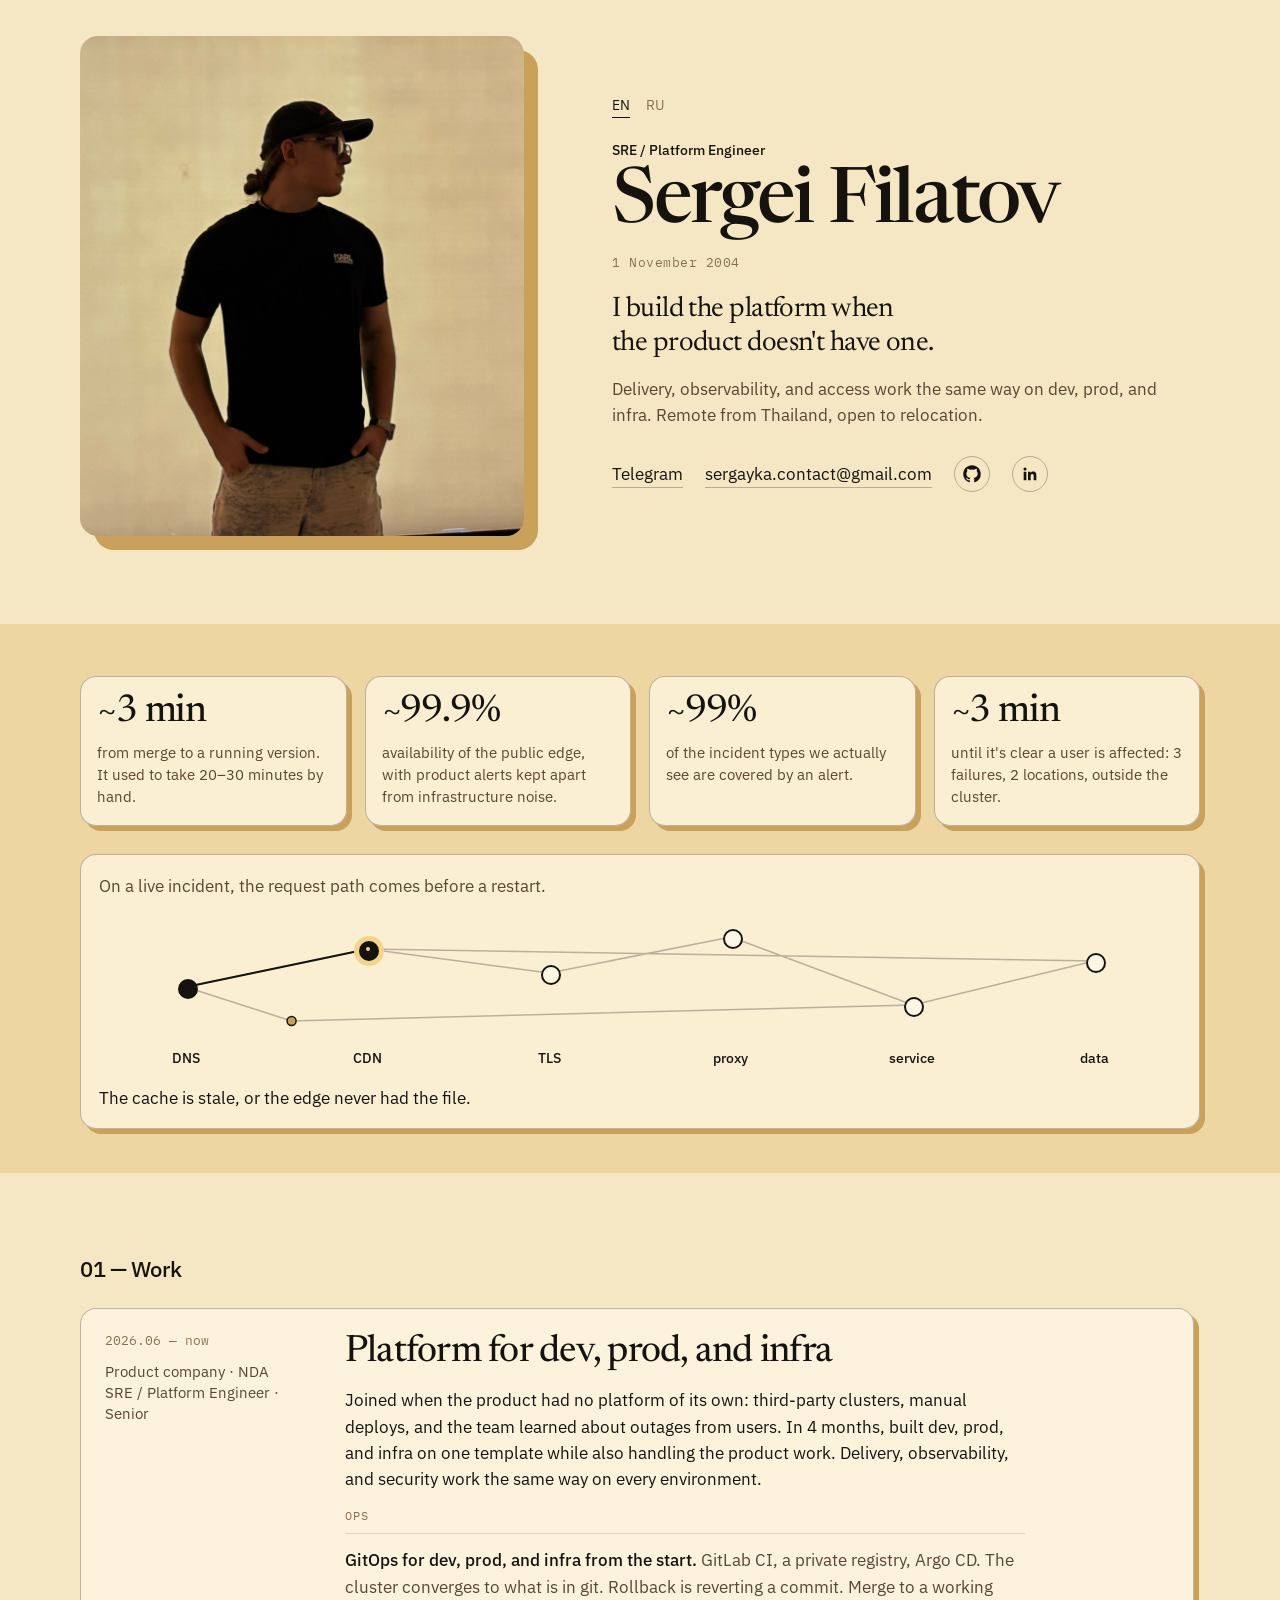
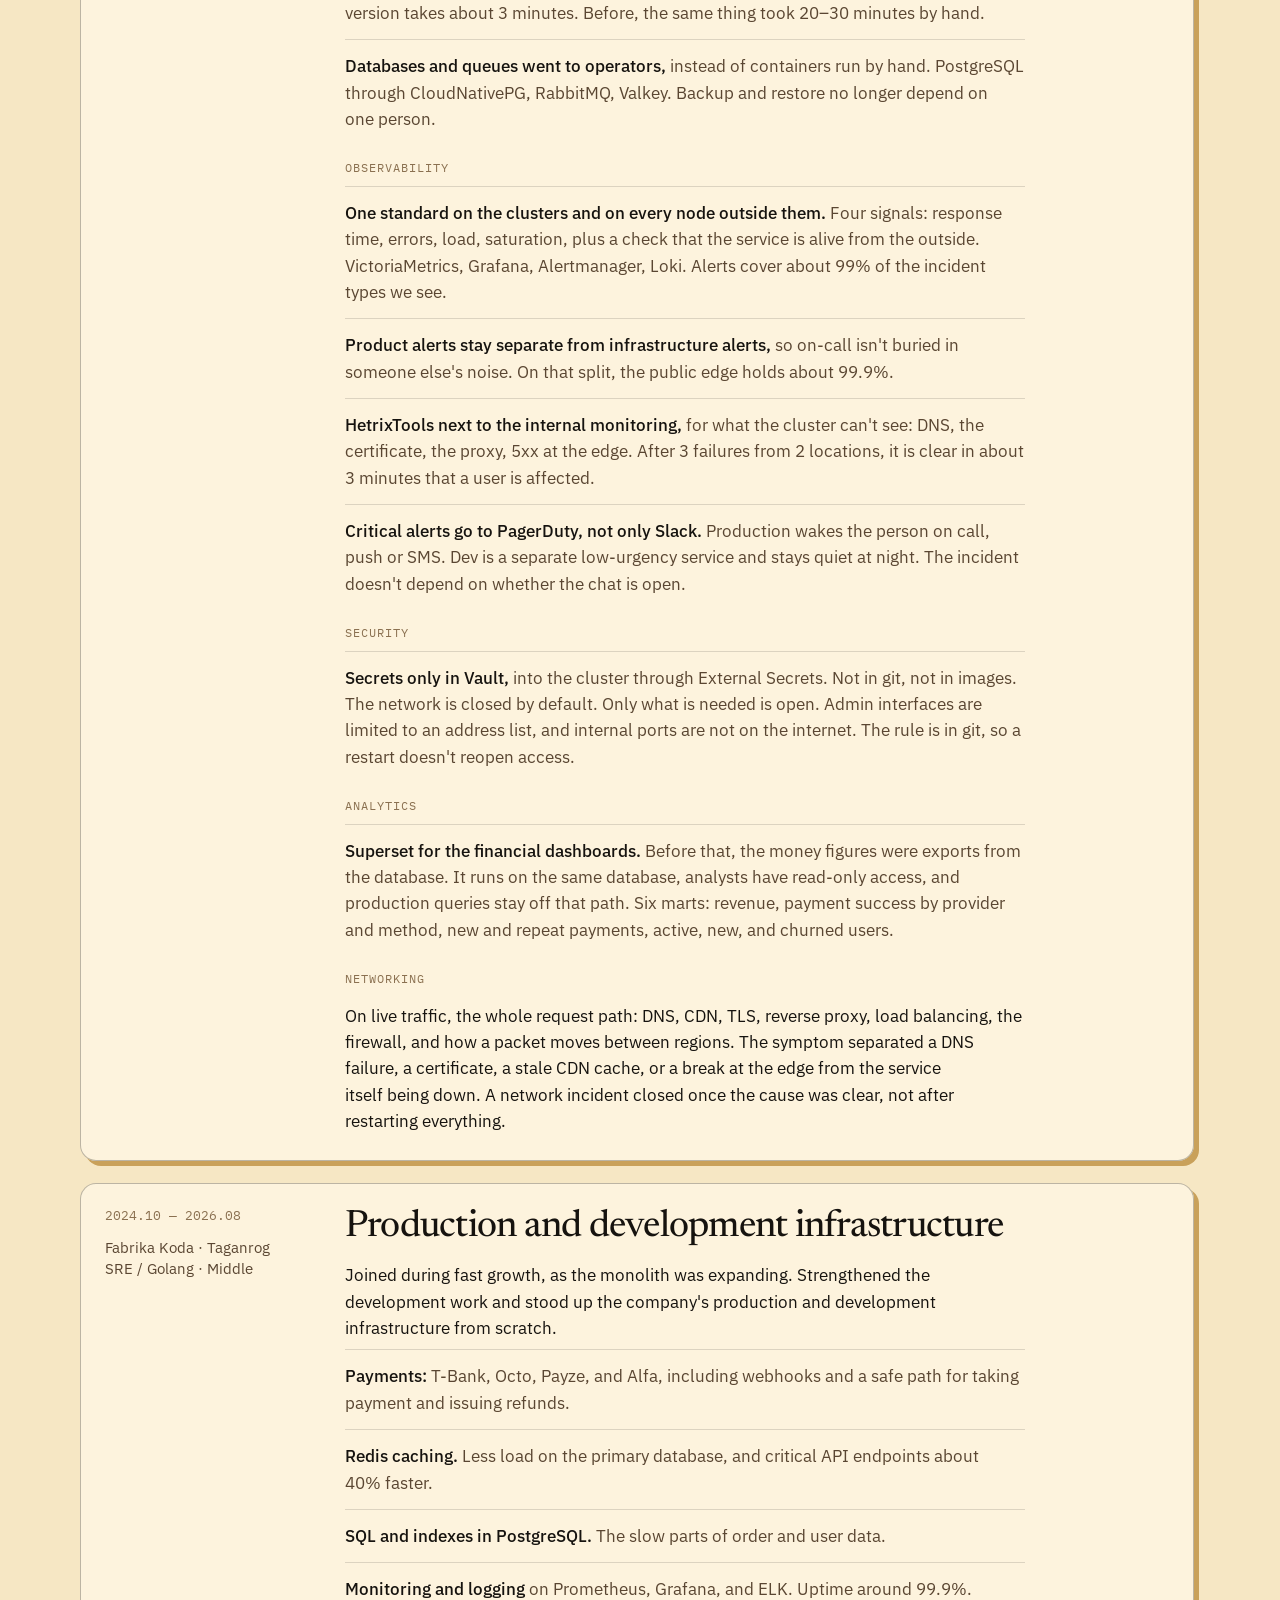
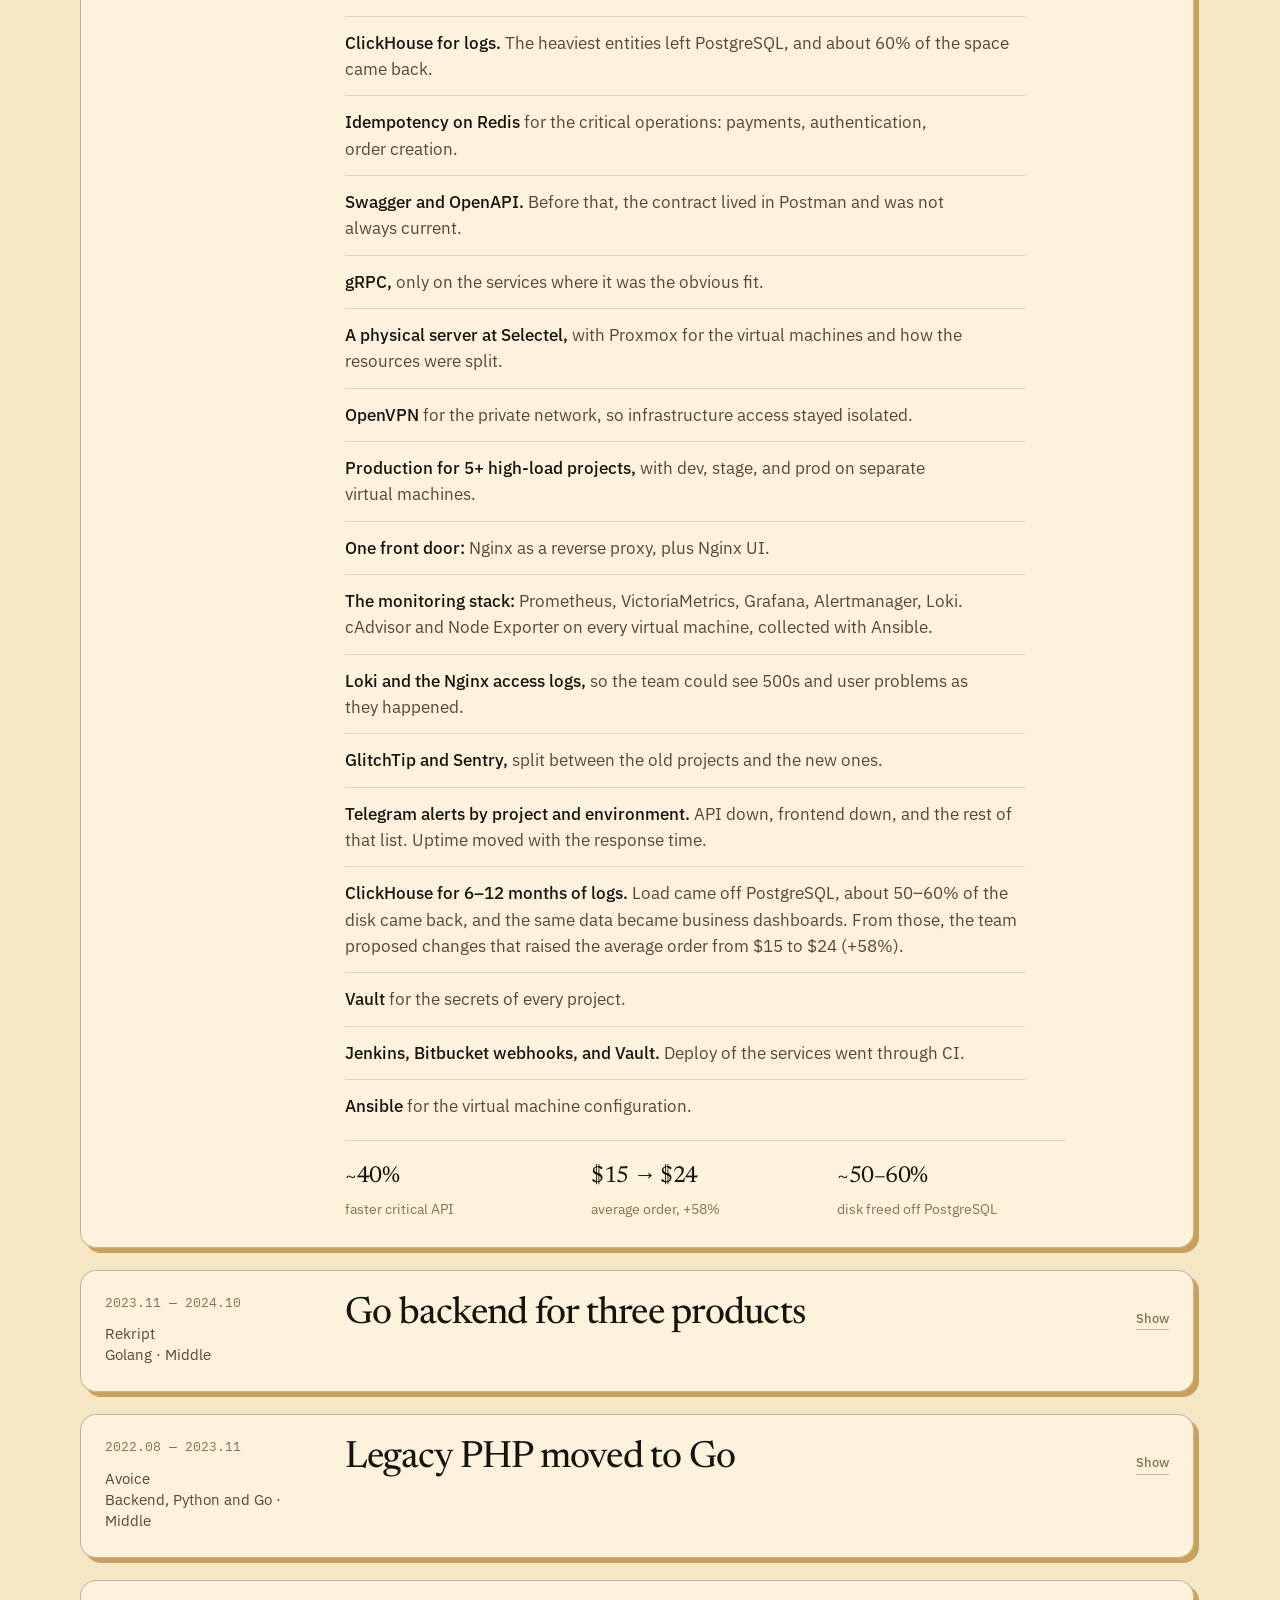
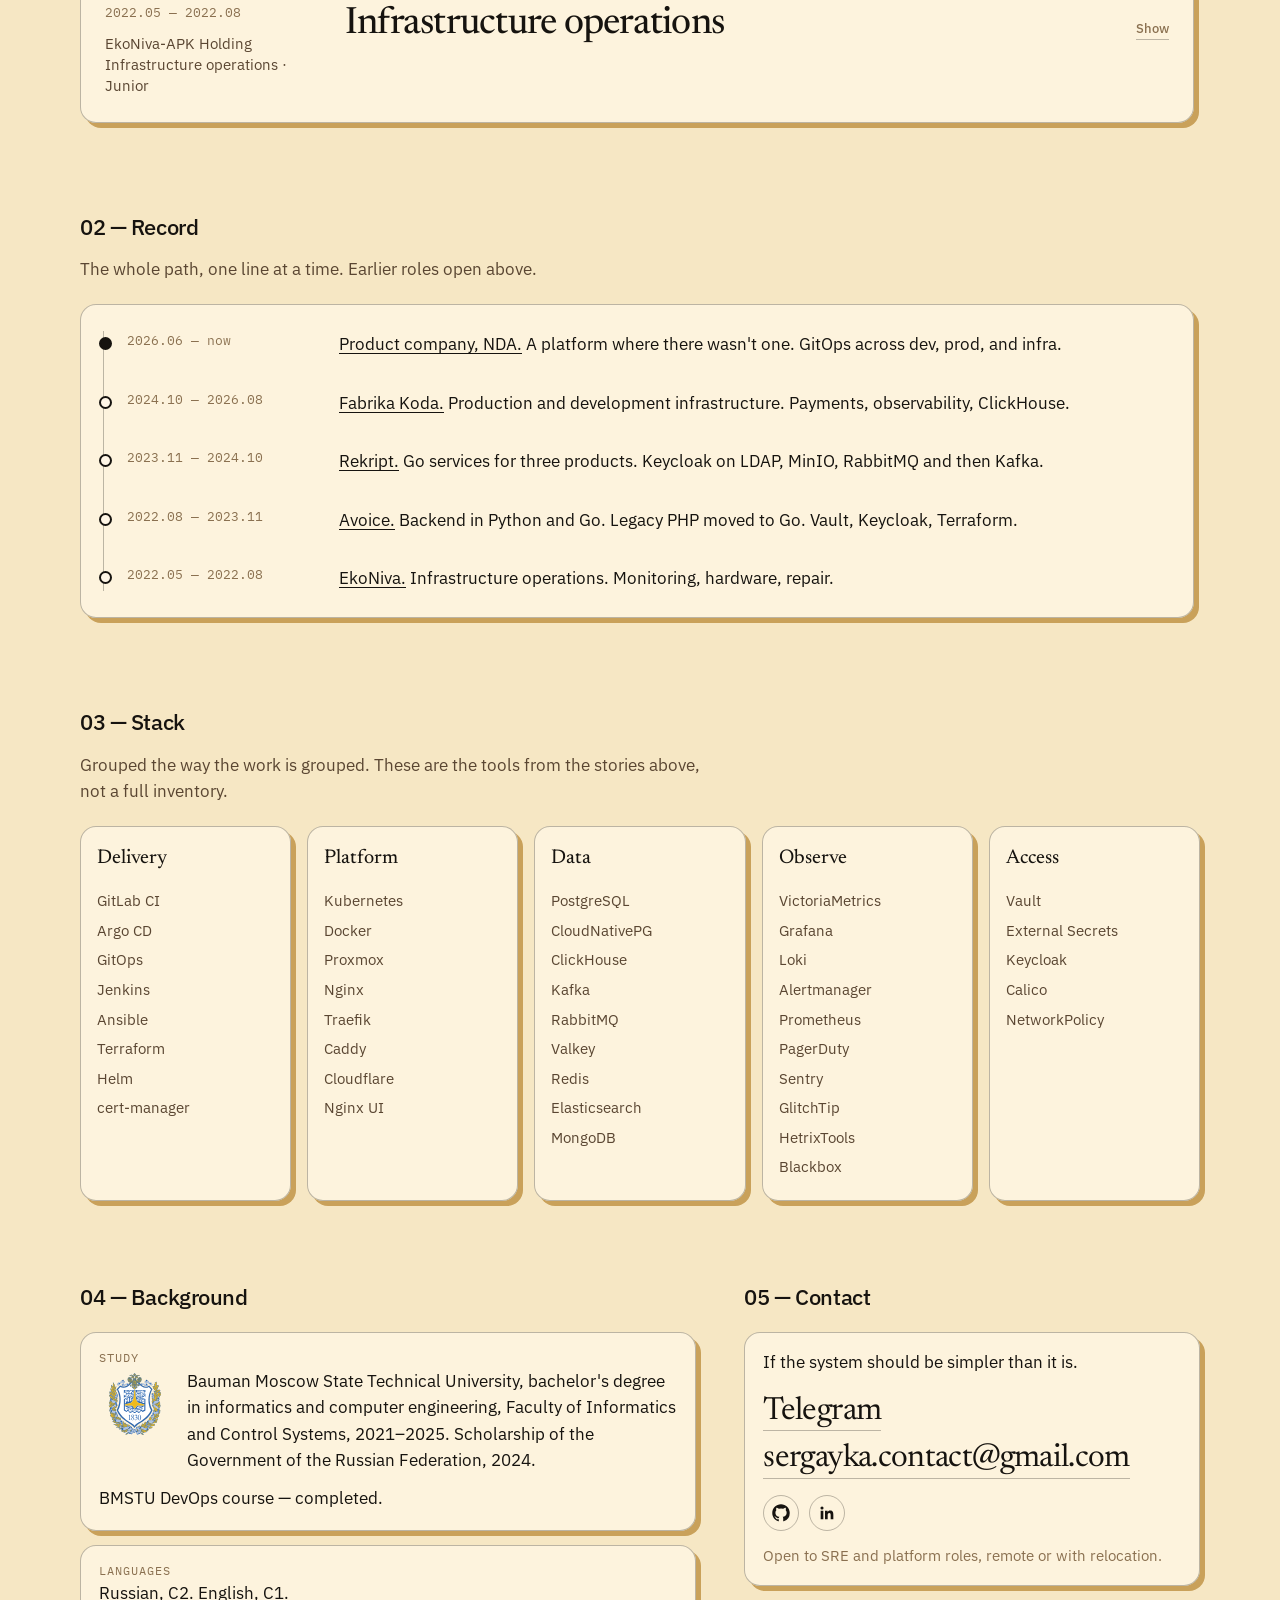
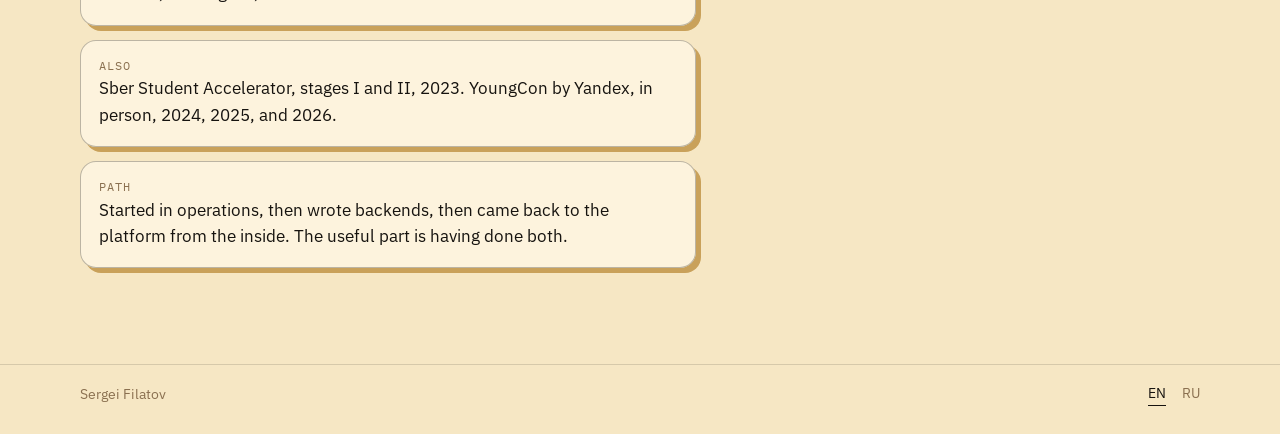
<file: index.html>
<!DOCTYPE html>
<html lang="en">
<head>
  <meta charset="utf-8">
  <meta name="viewport" content="width=device-width, initial-scale=1">
  <title>Sergei Filatov — SRE / Platform Engineer</title>
  <meta name="description" content="Sergei Filatov builds the platform when a product doesn't have one. Delivery, observability, and access, the same way on dev, prod, and infra.">
  <meta name="theme-color" content="#f6e7c4">
  <meta name="author" content="Sergei Filatov">
  <link rel="alternate" hreflang="en" href="./">
  <link rel="alternate" hreflang="ru" href="ru/">
  <link rel="alternate" hreflang="x-default" href="./">
  <meta property="og:title" content="Sergei Filatov — SRE / Platform Engineer">
  <meta property="og:description" content="I build the platform when the product doesn't have one. Delivery, observability, and access work the same way on dev, prod, and infra.">
  <meta property="og:type" content="profile">
  <meta property="og:locale" content="en_US">
  <meta property="og:locale:alternate" content="ru_RU">
  <link rel="icon" href="favicon.svg" type="image/svg+xml">
  <link rel="preconnect" href="https://fonts.googleapis.com">
  <link rel="preconnect" href="https://fonts.gstatic.com" crossorigin>
  <link href="https://fonts.googleapis.com/css2?family=IBM+Plex+Mono:wght@400;500&family=IBM+Plex+Sans:wght@400;500&family=Newsreader:opsz,wght@6..72,400;6..72,500&display=swap" rel="stylesheet">
  <link rel="stylesheet" href="css/site.css?v=9">
  <script type="application/ld+json">
  {
    "@context": "https://schema.org",
    "@type": "Person",
    "name": "Sergei Filatov",
    "jobTitle": "SRE / Platform Engineer",
    "email": "mailto:sergayka.contact@gmail.com",
    "homeLocation": "Thailand",
    "birthDate": "2004-11-01",
    "knowsLanguage": ["en", "ru"],
    "sameAs": [
      "https://t.me/Sergayka",
      "https://github.com/Sergayka",
      "https://www.linkedin.com/in/sergei-filatov-12a789446/"
    ],
    "alumniOf": {
      "@type": "CollegeOrUniversity",
      "name": "Bauman Moscow State Technical University"
    }
  }
  </script>
</head>
<body>
  <a class="skip" href="#content">Skip to content</a>

  <main id="content">
    <div class="wrap">
      <section class="hero">
        <figure class="portrait">
          <img src="img/portrait.jpg" alt="Sergei Filatov" width="910" height="1024">
        </figure>
        <div class="intro">
          <nav class="locales" aria-label="Language">
            <a href="./" hreflang="en" lang="en" aria-current="page">EN</a>
            <a href="ru/" hreflang="ru" lang="ru">RU</a>
          </nav>
          <p class="role">SRE / Platform Engineer</p>
          <h1>Sergei Filatov</h1>
          <p class="born">1 November 2004</p>
          <p class="sentence">I build the platform when the product doesn't have one.</p>
          <p class="dek">Delivery, observability, and access work the same way on dev, prod, and infra. Remote from Thailand, open to relocation.</p>
          <p class="hero-links">
            <a href="https://t.me/Sergayka" rel="me">Telegram</a>
            <a href="mailto:sergayka.contact@gmail.com" rel="me">sergayka.contact@gmail.com</a>
            <a class="icon-link" href="https://github.com/Sergayka" rel="me" aria-label="GitHub">
              <svg viewBox="0 0 24 24" width="20" height="20" aria-hidden="true"><path fill="currentColor" d="M12 1.5C6.2 1.5 1.5 6.2 1.5 12c0 4.64 3.01 8.57 7.18 9.96.53.1.72-.23.72-.51 0-.25-.01-1.08-.02-1.96-2.92.63-3.54-1.24-3.54-1.24-.48-1.21-1.17-1.53-1.17-1.53-.96-.65.07-.64.07-.64 1.06.07 1.62 1.09 1.62 1.09.94 1.61 2.47 1.15 3.07.88.1-.68.37-1.15.67-1.41-2.33-.27-4.78-1.17-4.78-5.19 0-1.15.41-2.09 1.08-2.82-.11-.27-.47-1.34.1-2.79 0 0 .89-.28 2.9 1.08a10.1 10.1 0 0 1 5.28 0c2.01-1.36 2.9-1.08 2.9-1.08.57 1.45.21 2.52.1 2.79.67.73 1.08 1.67 1.08 2.82 0 4.03-2.46 4.92-4.8 5.18.38.33.71.97.71 1.96 0 1.41-.01 2.55-.01 2.9 0 .28.19.61.73.5A10.52 10.52 0 0 0 22.5 12C22.5 6.2 17.8 1.5 12 1.5Z"/></svg>
            </a>
            <a class="icon-link" href="https://www.linkedin.com/in/sergei-filatov-12a789446/" rel="me" aria-label="LinkedIn">
              <svg viewBox="0 0 24 24" width="18" height="18" aria-hidden="true"><path fill="currentColor" d="M20.45 20.45h-3.55v-5.57c0-1.33-.03-3.04-1.85-3.04-1.85 0-2.14 1.45-2.14 2.94v5.67H9.35V9h3.41v1.56h.05c.48-.9 1.64-1.85 3.37-1.85 3.6 0 4.27 2.37 4.27 5.46v6.28zM5.34 7.43a2.06 2.06 0 1 1 0-4.13 2.06 2.06 0 0 1 0 4.13zM7.12 20.45H3.56V9h3.56v11.45z"/></svg>
            </a>
          </p>
        </div>
      </section>
    </div>

    <section class="band">
      <div class="wrap">
        <dl class="signals">
          <div>
            <dt>~3 min</dt>
            <dd>from merge to a running version. It used to take 20–30 minutes by hand.</dd>
          </div>
          <div>
            <dt>~99.9%</dt>
            <dd>availability of the public edge, with product alerts kept apart from infrastructure noise.</dd>
          </div>
          <div>
            <dt>~99%</dt>
            <dd>of the incident types we actually see are covered by an alert.</dd>
          </div>
          <div>
            <dt>~3 min</dt>
            <dd>until it's clear a user is affected: 3 failures, 2 locations, outside the cluster.</dd>
          </div>
        </dl>

        <section class="path" data-rail aria-labelledby="path-label">
        <p class="path-label" id="path-label">On a live incident, the request path comes before a restart.</p>
        <div class="path-run">
        <svg class="net" aria-hidden="true"><path class="idle"></path><path class="live"></path></svg>
        <span class="packet" aria-hidden="true"></span>
        <div class="hops">
          <button type="button" data-hop="The name doesn't resolve, or it resolves somewhere else.">DNS</button>
          <button type="button" data-hop="The cache is stale, or the edge never had the file.">CDN</button>
          <button type="button" data-hop="Certificate, protocol, or the handshake.">TLS</button>
          <button type="button" data-hop="A 5xx at the door, before the service.">proxy</button>
          <button type="button" data-hop="The process itself.">service</button>
          <button type="button" data-hop="The query, the disk, or the queue.">data</button>
        </div>
        </div>
        <p class="path-note" data-note data-default="Walk the path. DNS, CDN, TLS, proxy, service, data. The symptom usually belongs to one of them.">Walk the path. DNS, CDN, TLS, proxy, service, data. The symptom usually belongs to one of them.</p>
        </section>
      </div>
    </section>

    <div class="wrap">
      <section class="section" id="work" aria-labelledby="work-title">
        <h2 id="work-title">01 — Work</h2>

        <article class="case" id="platform">
          <div class="case-meta">
            <p class="case-index">2026.06 — now</p>
            <p class="company">Product company · NDA<br>SRE / Platform Engineer · Senior</p>
          </div>
          <div class="prose">
            <h3>Platform for dev, prod, and infra</h3>
            <p>Joined when the product had no platform of its own: third-party clusters, manual deploys, and the team learned about outages from users. In 4 months, built dev, prod, and infra on one template while also handling the product work. Delivery, observability, and security work the same way on every environment.</p>
            <p class="bucket">Ops</p>
            <ul class="outcomes">
              <li><strong>GitOps for dev, prod, and infra from the start.</strong> GitLab CI, a private registry, Argo CD. The cluster converges to what is in git. Rollback is reverting a commit. Merge to a working version takes about 3 minutes. Before, the same thing took 20–30 minutes by hand.</li>
              <li><strong>Databases and queues went to operators,</strong> instead of containers run by hand. PostgreSQL through CloudNativePG, RabbitMQ, Valkey. Backup and restore no longer depend on one person.</li>
            </ul>
            <p class="bucket">Observability</p>
            <ul class="outcomes">
              <li><strong>One standard on the clusters and on every node outside them.</strong> Four signals: response time, errors, load, saturation, plus a check that the service is alive from the outside. VictoriaMetrics, Grafana, Alertmanager, Loki. Alerts cover about 99% of the incident types we see.</li>
              <li><strong>Product alerts stay separate from infrastructure alerts,</strong> so on-call isn't buried in someone else's noise. On that split, the public edge holds about 99.9%.</li>
              <li><strong>HetrixTools next to the internal monitoring,</strong> for what the cluster can't see: DNS, the certificate, the proxy, 5xx at the edge. After 3 failures from 2 locations, it is clear in about 3 minutes that a user is affected.</li>
              <li><strong>Critical alerts go to PagerDuty, not only Slack.</strong> Production wakes the person on call, push or SMS. Dev is a separate low-urgency service and stays quiet at night. The incident doesn't depend on whether the chat is open.</li>
            </ul>
            <p class="bucket">Security</p>
            <ul class="outcomes">
              <li><strong>Secrets only in Vault,</strong> into the cluster through External Secrets. Not in git, not in images. The network is closed by default. Only what is needed is open. Admin interfaces are limited to an address list, and internal ports are not on the internet. The rule is in git, so a restart doesn't reopen access.</li>
            </ul>
            <p class="bucket">Analytics</p>
            <ul class="outcomes">
              <li><strong>Superset for the financial dashboards.</strong> Before that, the money figures were exports from the database. It runs on the same database, analysts have read-only access, and production queries stay off that path. Six marts: revenue, payment success by provider and method, new and repeat payments, active, new, and churned users.</li>
            </ul>
            <p class="bucket">Networking</p>
            <p>On live traffic, the whole request path: DNS, CDN, TLS, reverse proxy, load balancing, the firewall, and how a packet moves between regions. The symptom separated a DNS failure, a certificate, a stale CDN cache, or a break at the edge from the service itself being down. A network incident closed once the cause was clear, not after restarting everything.</p>
          </div>
        </article>

        <article class="case" id="fabrika">
          <div class="case-meta">
            <p class="case-index">2024.10 — 2026.08</p>
            <p class="company">Fabrika Koda · Taganrog<br>SRE / Golang · Middle</p>
          </div>
          <div class="prose">
            <h3>Production and development infrastructure</h3>
            <p>Joined during fast growth, as the monolith was expanding. Strengthened the development work and stood up the company's production and development infrastructure from scratch.</p>
            <ul class="outcomes">
              <li><strong>Payments:</strong> T-Bank, Octo, Payze, and Alfa, including webhooks and a safe path for taking payment and issuing refunds.</li>
              <li><strong>Redis caching.</strong> Less load on the primary database, and critical API endpoints about 40% faster.</li>
              <li><strong>SQL and indexes in PostgreSQL.</strong> The slow parts of order and user data.</li>
              <li><strong>Monitoring and logging</strong> on Prometheus, Grafana, and ELK. Uptime around 99.9%.</li>
              <li><strong>ClickHouse for logs.</strong> The heaviest entities left PostgreSQL, and about 60% of the space came back.</li>
              <li><strong>Idempotency on Redis</strong> for the critical operations: payments, authentication, order creation.</li>
              <li><strong>Swagger and OpenAPI.</strong> Before that, the contract lived in Postman and was not always current.</li>
              <li><strong>gRPC,</strong> only on the services where it was the obvious fit.</li>
              <li><strong>A physical server at Selectel,</strong> with Proxmox for the virtual machines and how the resources were split.</li>
              <li><strong>OpenVPN</strong> for the private network, so infrastructure access stayed isolated.</li>
              <li><strong>Production for 5+ high-load projects,</strong> with dev, stage, and prod on separate virtual machines.</li>
              <li><strong>One front door:</strong> Nginx as a reverse proxy, plus Nginx UI.</li>
              <li><strong>The monitoring stack:</strong> Prometheus, VictoriaMetrics, Grafana, Alertmanager, Loki. cAdvisor and Node Exporter on every virtual machine, collected with Ansible.</li>
              <li><strong>Loki and the Nginx access logs,</strong> so the team could see 500s and user problems as they happened.</li>
              <li><strong>GlitchTip and Sentry,</strong> split between the old projects and the new ones.</li>
              <li><strong>Telegram alerts by project and environment.</strong> API down, frontend down, and the rest of that list. Uptime moved with the response time.</li>
              <li><strong>ClickHouse for 6–12 months of logs.</strong> Load came off PostgreSQL, about 50–60% of the disk came back, and the same data became business dashboards. From those, the team proposed changes that raised the average order from $15 to $24 (+58%).</li>
              <li><strong>Vault</strong> for the secrets of every project.</li>
              <li><strong>Jenkins, Bitbucket webhooks, and Vault.</strong> Deploy of the services went through CI.</li>
              <li><strong>Ansible</strong> for the virtual machine configuration.</li>
            </ul>
            <ul class="results">
              <li><b>~40%</b><span>faster critical API</span></li>
              <li><b>$15 → $24</b><span>average order, +58%</span></li>
              <li><b>~50–60%</b><span>disk freed off PostgreSQL</span></li>
            </ul>
          </div>
        </article>

        <article class="case" id="rekript">
          <div class="case-meta">
            <p class="case-index">2023.11 — 2024.10</p>
            <p class="company">Rekript<br>Golang · Middle</p>
          </div>
          <details class="fold">
            <summary><h3>Go backend for three products</h3></summary>
            <div class="prose">
              <p>Development and the company infrastructure. The full backend cycle for three microservice products at once.</p>
              <ul class="outcomes">
                <li><strong>REST APIs from scratch</strong> on Gin. The services themselves on net/http.</li>
                <li><strong>Two databases:</strong> MongoDB and PostgreSQL, through migrations, including GORM auto-migrations.</li>
                <li><strong>Keycloak on LDAP</strong> for authentication and authorization. Partners and branches needed their own access.</li>
                <li><strong>Docker, then Kubernetes.</strong> The services were packed into containers and deployed to the cluster.</li>
                <li><strong>MinIO</strong> for data and binary files, S3-compatible storage.</li>
                <li><strong>A broker between the services,</strong> including CAPE and MinIO. It started on RabbitMQ. As the product grew, it moved to Kafka.</li>
              </ul>
            </div>
          </details>
        </article>

        <article class="case" id="avoice">
          <div class="case-meta">
            <p class="case-index">2022.08 — 2023.11</p>
            <p class="company">Avoice<br>Backend, Python and Go · Middle</p>
          </div>
          <details class="fold">
            <summary><h3>Legacy PHP moved to Go</h3></summary>
            <div class="prose">
              <p>Django and Django ORM, FastAPI and SQLAlchemy. Designed and tuned how the projects talked to their data.</p>
              <ul class="outcomes">
                <li><strong>Legacy PHP refactored into Go.</strong></li>
                <li><strong>Redis to Valkey</strong> for the latency-sensitive cache and queues. About 15% faster.</li>
                <li><strong>Vault</strong> for secrets, in one place.</li>
                <li><strong>Keycloak</strong> as the single login for the internal tools: ELK, GitLab, Vault.</li>
                <li><strong>Grafana and Prometheus</strong> for logs on prod and dev.</li>
                <li><strong>The layout in Terraform:</strong> isolated networks, a load balancer, a hot standby.</li>
              </ul>
            </div>
          </details>
        </article>

        <article class="case" id="ekoniva">
          <div class="case-meta">
            <p class="case-index">2022.05 — 2022.08</p>
            <p class="company">EkoNiva-APK Holding<br>Infrastructure operations · Junior</p>
          </div>
          <details class="fold">
            <summary><h3>Infrastructure operations</h3></summary>
            <div class="prose">
              <p>Four months in operations, before the backend work.</p>
              <ul class="outcomes">
                <li><strong>Monitoring,</strong> and reading what the infrastructure was actually doing.</li>
                <li><strong>Hardware maintenance.</strong></li>
                <li><strong>Faults:</strong> find them, and bring the equipment back.</li>
                <li><strong>Modernization projects.</strong></li>
              </ul>
            </div>
          </details>
        </article>
      </section>

      <section class="section" id="record" aria-labelledby="record-title">
        <h2 id="record-title">02 — Record</h2>
        <p class="lead">The whole path, one line at a time. Earlier roles open above.</p>
        <ol class="log">
          <li class="now">
            <time datetime="2026-06">2026.06 — now</time>
            <p><a href="#platform">Product company, NDA.</a> A platform where there wasn't one. GitOps across dev, prod, and infra.</p>
          </li>
          <li>
            <time datetime="2024-10">2024.10 — 2026.08</time>
            <p><a href="#fabrika">Fabrika Koda.</a> Production and development infrastructure. Payments, observability, ClickHouse.</p>
          </li>
          <li>
            <time datetime="2023-11">2023.11 — 2024.10</time>
            <p><a href="#rekript">Rekript.</a> Go services for three products. Keycloak on LDAP, MinIO, RabbitMQ and then Kafka.</p>
          </li>
          <li>
            <time datetime="2022-08">2022.08 — 2023.11</time>
            <p><a href="#avoice">Avoice.</a> Backend in Python and Go. Legacy PHP moved to Go. Vault, Keycloak, Terraform.</p>
          </li>
          <li>
            <time datetime="2022-05">2022.05 — 2022.08</time>
            <p><a href="#ekoniva">EkoNiva.</a> Infrastructure operations. Monitoring, hardware, repair.</p>
          </li>
        </ol>
      </section>

      <section class="section" id="stack" aria-labelledby="stack-title">
        <h2 id="stack-title">03 — Stack</h2>
        <p class="lead">Grouped the way the work is grouped. These are the tools from the stories above, not a full inventory.</p>
        <div class="planes">
          <div>
            <h3>Delivery</h3>
            <ul>
              <li>GitLab CI</li>
              <li>Argo CD</li>
              <li>GitOps</li>
              <li>Jenkins</li>
              <li>Ansible</li>
              <li>Terraform</li>
              <li>Helm</li>
              <li>cert-manager</li>
            </ul>
          </div>
          <div>
            <h3>Platform</h3>
            <ul>
              <li>Kubernetes</li>
              <li>Docker</li>
              <li>Proxmox</li>
              <li>Nginx</li>
              <li>Traefik</li>
              <li>Caddy</li>
              <li>Cloudflare</li>
              <li>Nginx UI</li>
            </ul>
          </div>
          <div>
            <h3>Data</h3>
            <ul>
              <li>PostgreSQL</li>
              <li>CloudNativePG</li>
              <li>ClickHouse</li>
              <li>Kafka</li>
              <li>RabbitMQ</li>
              <li>Valkey</li>
              <li>Redis</li>
              <li>Elasticsearch</li>
              <li>MongoDB</li>
            </ul>
          </div>
          <div>
            <h3>Observe</h3>
            <ul>
              <li>VictoriaMetrics</li>
              <li>Grafana</li>
              <li>Loki</li>
              <li>Alertmanager</li>
              <li>Prometheus</li>
              <li>PagerDuty</li>
              <li>Sentry</li>
              <li>GlitchTip</li>
              <li>HetrixTools</li>
              <li>Blackbox</li>
            </ul>
          </div>
          <div>
            <h3>Access</h3>
            <ul>
              <li>Vault</li>
              <li>External Secrets</li>
              <li>Keycloak</li>
              <li>Calico</li>
              <li>NetworkPolicy</li>
            </ul>
          </div>
        </div>
      </section>

      <section class="section split" id="about">
        <div class="about">
          <h2>04 — Background</h2>
          <div class="facts">
            <article class="fact">
              <p class="fact-kicker">Study</p>
              <div class="school">
                <img src="img/bmstu.svg" alt="" width="72" height="72">
                <p>Bauman Moscow State Technical University, bachelor's degree in informatics and computer engineering, Faculty of Informatics and Control Systems, 2021–2025. Scholarship of the Government of the Russian Federation, 2024.</p>
              </div>
              <p class="fact-more">BMSTU DevOps course — completed.</p>
            </article>
            <article class="fact">
              <p class="fact-kicker">Languages</p>
              <p>Russian, C2. English, C1.</p>
            </article>
            <article class="fact">
              <p class="fact-kicker">Also</p>
              <p>Sber Student Accelerator, stages I and II, 2023. YoungCon by Yandex, in person, 2024, 2025, and 2026.</p>
            </article>
            <article class="fact">
              <p class="fact-kicker">Path</p>
              <p>Started in operations, then wrote backends, then came back to the platform from the inside. The useful part is having done both.</p>
            </article>
          </div>
        </div>
        <div class="contact" id="contact">
          <h2>05 — Contact</h2>
          <div class="fact">
            <p>If the system should be simpler than it is.</p>
            <p class="contact-links">
              <a href="https://t.me/Sergayka" rel="me">Telegram</a>
              <a href="mailto:sergayka.contact@gmail.com" rel="me">sergayka.contact@gmail.com</a>
            </p>
            <p class="icon-row">
              <a class="icon-link" href="https://github.com/Sergayka" rel="me" aria-label="GitHub">
                <svg viewBox="0 0 24 24" width="20" height="20" aria-hidden="true"><path fill="currentColor" d="M12 1.5C6.2 1.5 1.5 6.2 1.5 12c0 4.64 3.01 8.57 7.18 9.96.53.1.72-.23.72-.51 0-.25-.01-1.08-.02-1.96-2.92.63-3.54-1.24-3.54-1.24-.48-1.21-1.17-1.53-1.17-1.53-.96-.65.07-.64.07-.64 1.06.07 1.62 1.09 1.62 1.09.94 1.61 2.47 1.15 3.07.88.1-.68.37-1.15.67-1.41-2.33-.27-4.78-1.17-4.78-5.19 0-1.15.41-2.09 1.08-2.82-.11-.27-.47-1.34.1-2.79 0 0 .89-.28 2.9 1.08a10.1 10.1 0 0 1 5.28 0c2.01-1.36 2.9-1.08 2.9-1.08.57 1.45.21 2.52.1 2.79.67.73 1.08 1.67 1.08 2.82 0 4.03-2.46 4.92-4.8 5.18.38.33.71.97.71 1.96 0 1.41-.01 2.55-.01 2.9 0 .28.19.61.73.5A10.52 10.52 0 0 0 22.5 12C22.5 6.2 17.8 1.5 12 1.5Z"/></svg>
              </a>
              <a class="icon-link" href="https://www.linkedin.com/in/sergei-filatov-12a789446/" rel="me" aria-label="LinkedIn">
                <svg viewBox="0 0 24 24" width="18" height="18" aria-hidden="true"><path fill="currentColor" d="M20.45 20.45h-3.55v-5.57c0-1.33-.03-3.04-1.85-3.04-1.85 0-2.14 1.45-2.14 2.94v5.67H9.35V9h3.41v1.56h.05c.48-.9 1.64-1.85 3.37-1.85 3.6 0 4.27 2.37 4.27 5.46v6.28zM5.34 7.43a2.06 2.06 0 1 1 0-4.13 2.06 2.06 0 0 1 0 4.13zM7.12 20.45H3.56V9h3.56v11.45z"/></svg>
              </a>
            </p>
            <p class="quiet">Open to SRE and platform roles, remote or with relocation.</p>
          </div>
        </div>
      </section>
    </div>
  </main>

  <footer class="foot">
    <div class="wrap foot-inner">
      <span>Sergei Filatov</span>
      <nav class="locales" aria-label="Language">
        <a href="./" hreflang="en" lang="en" aria-current="page">EN</a>
        <a href="ru/" hreflang="ru" lang="ru">RU</a>
      </nav>
    </div>
  </footer>
  <script src="js/site.js?v=9"></script>
</body>
</html>
</file>
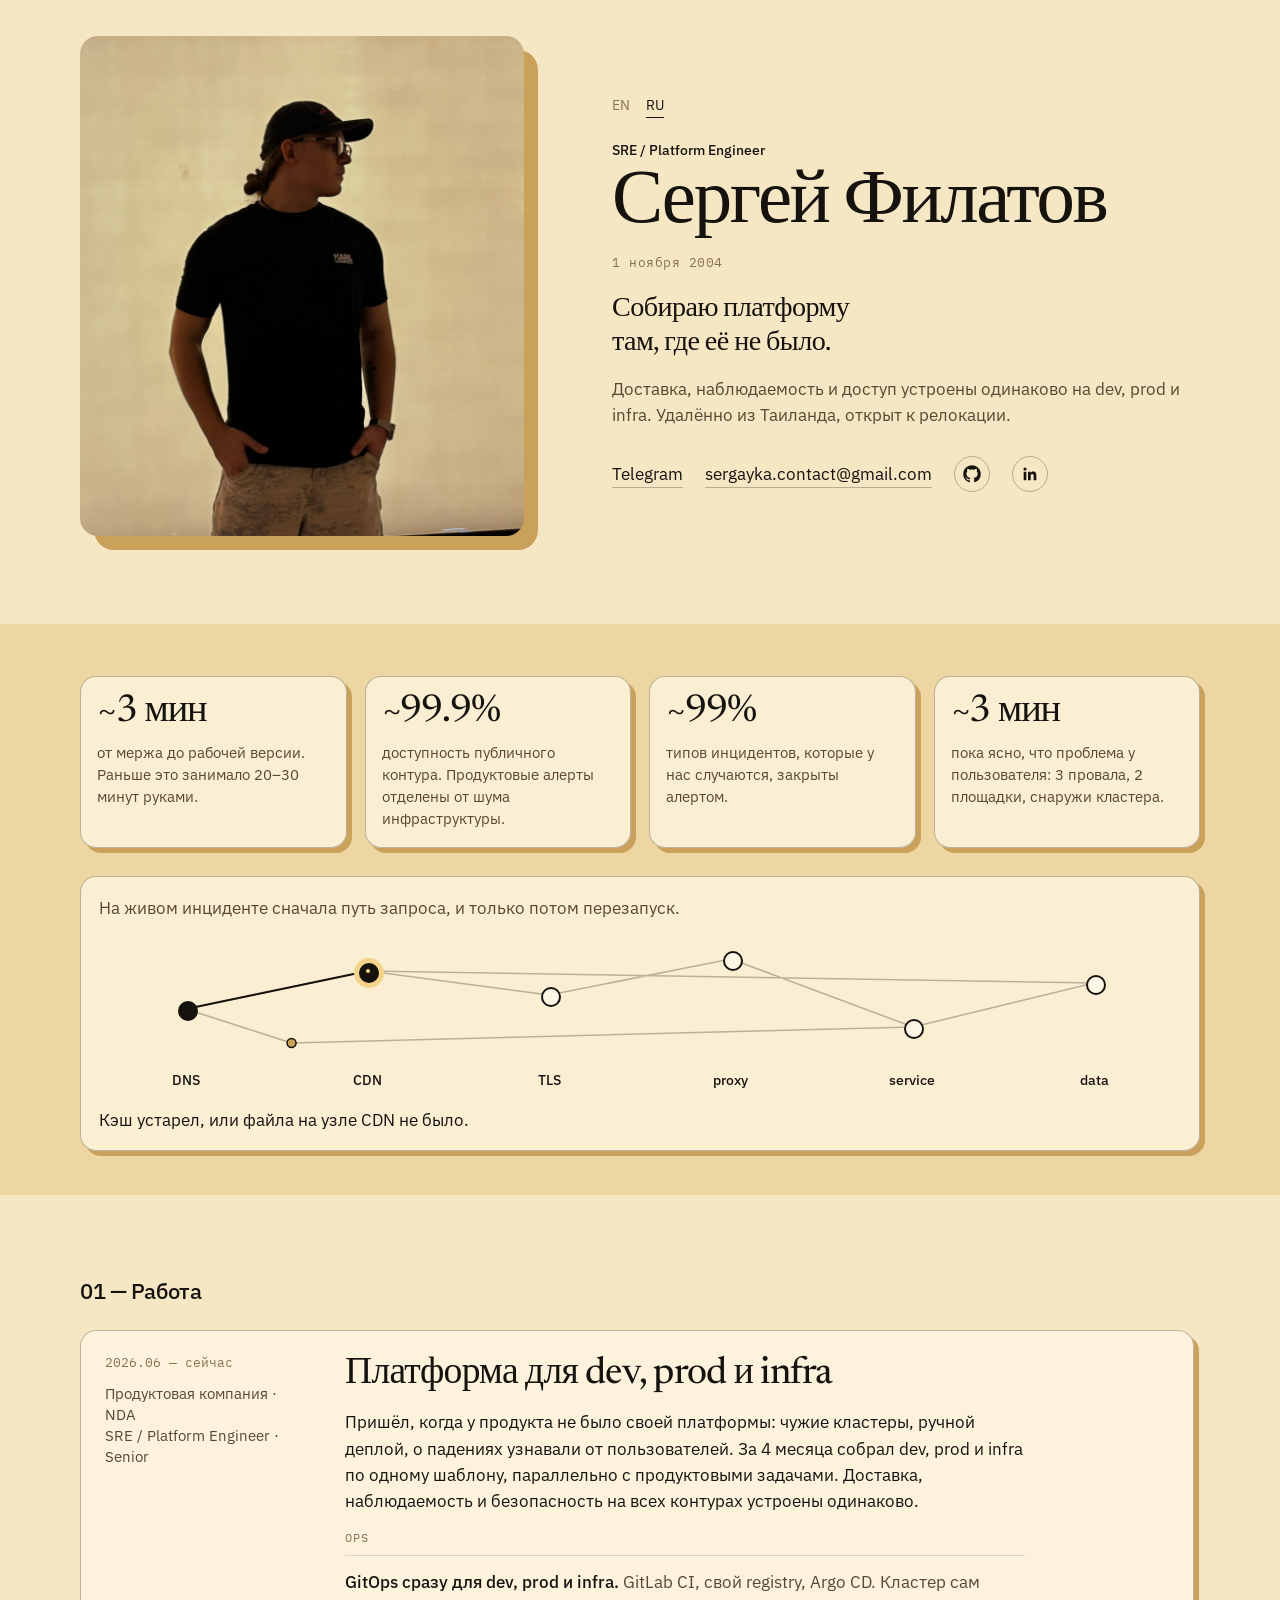
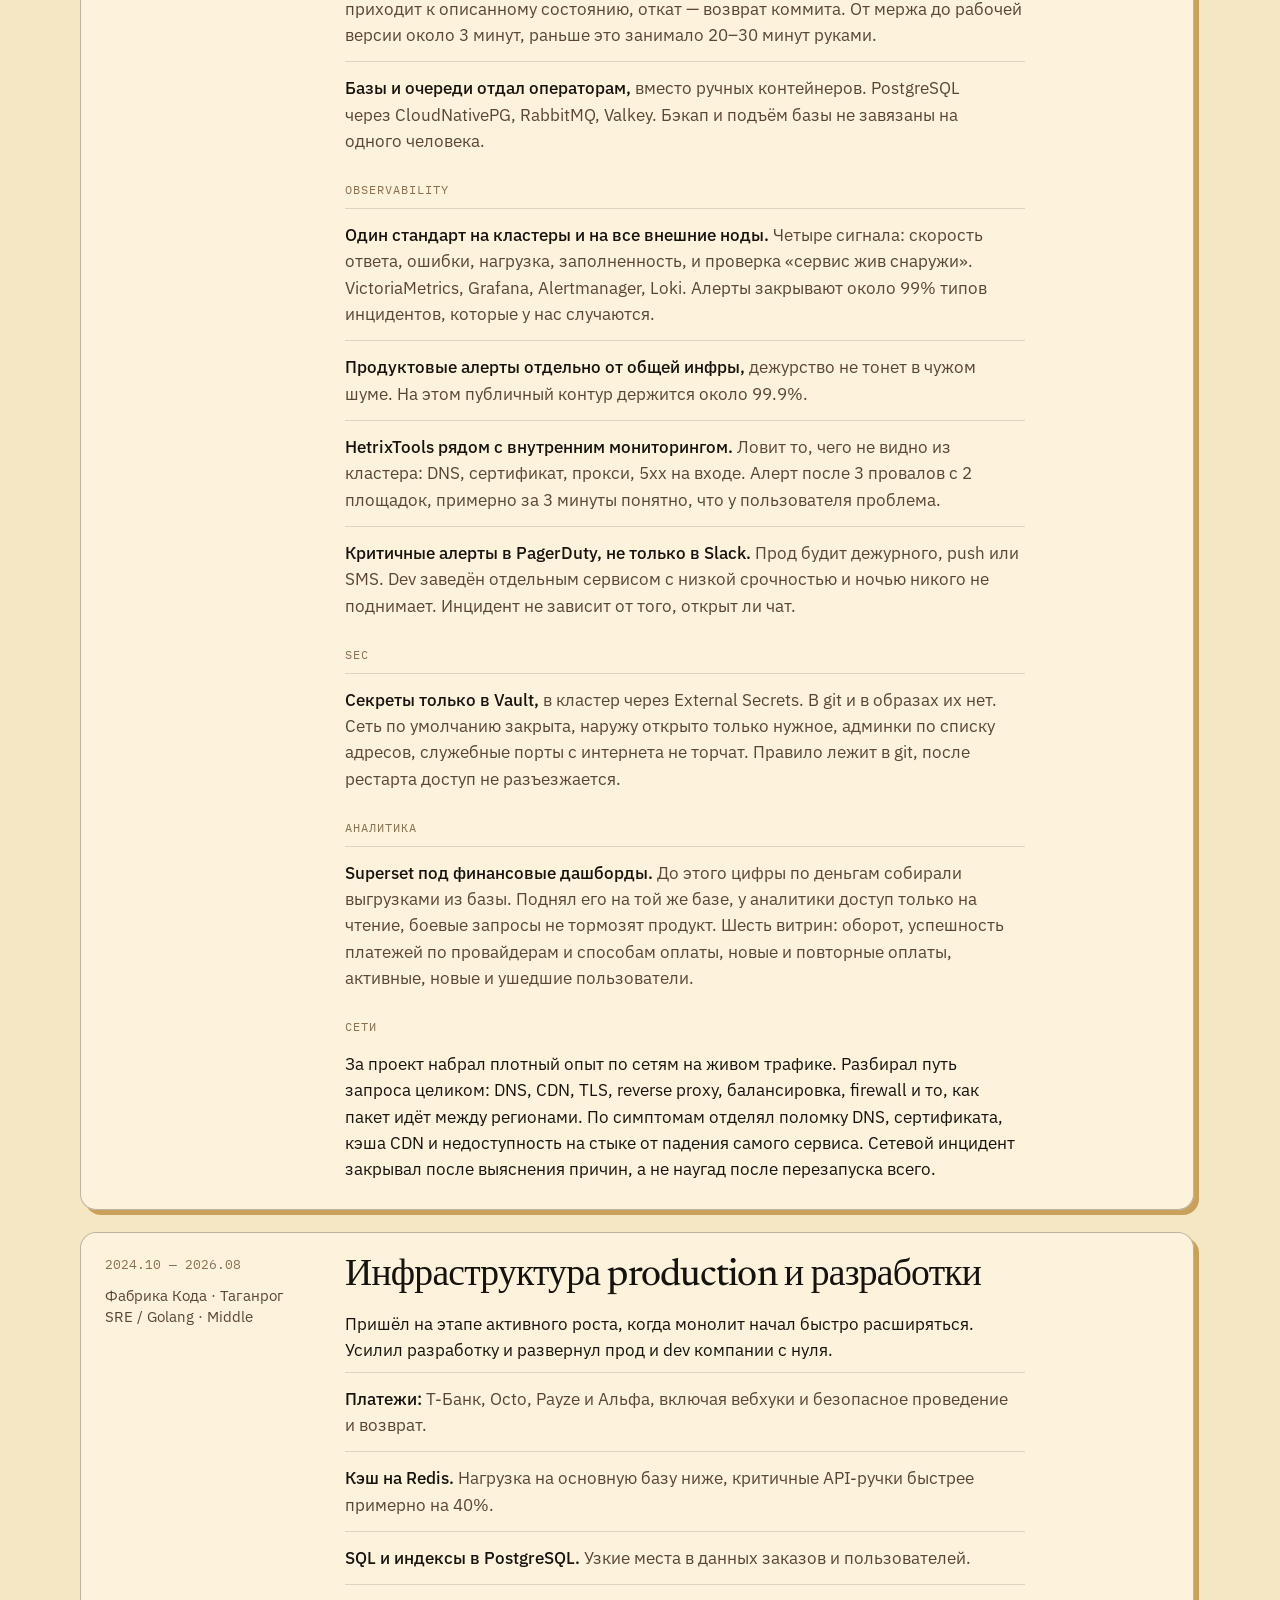
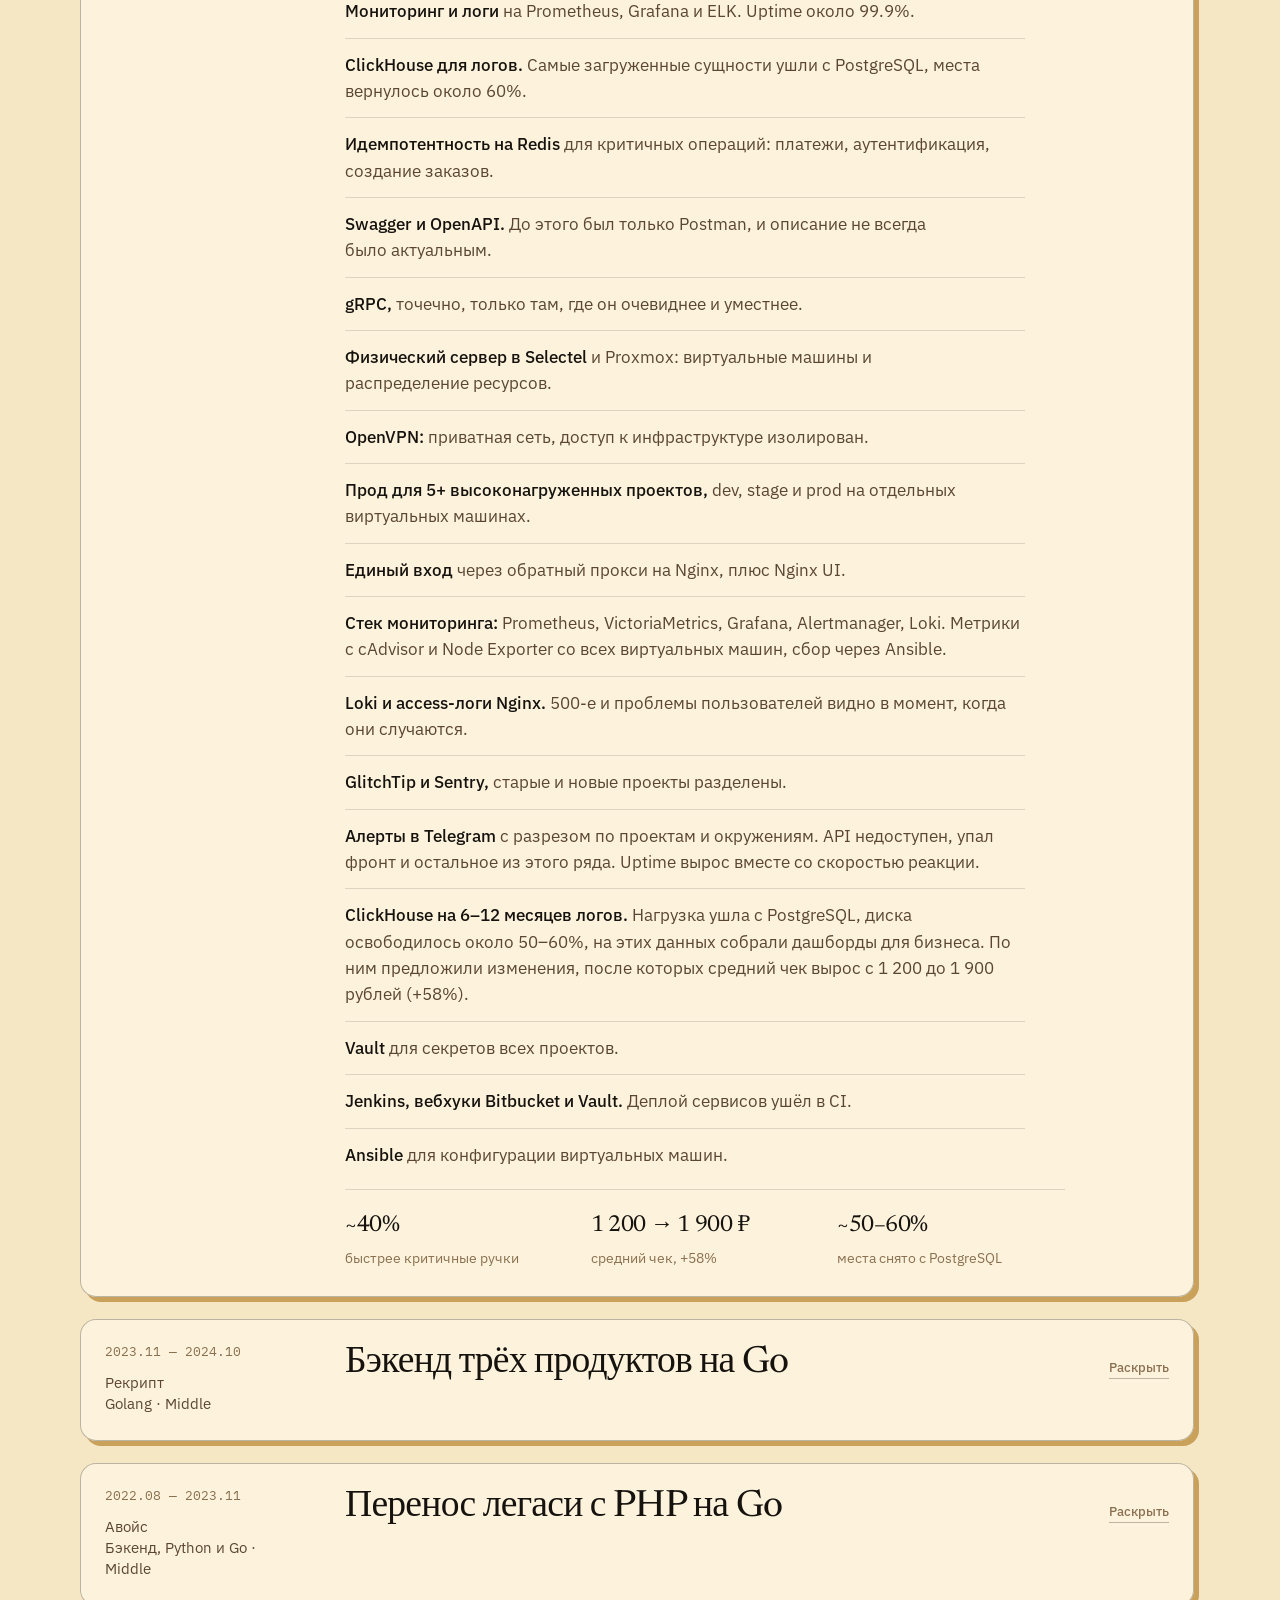
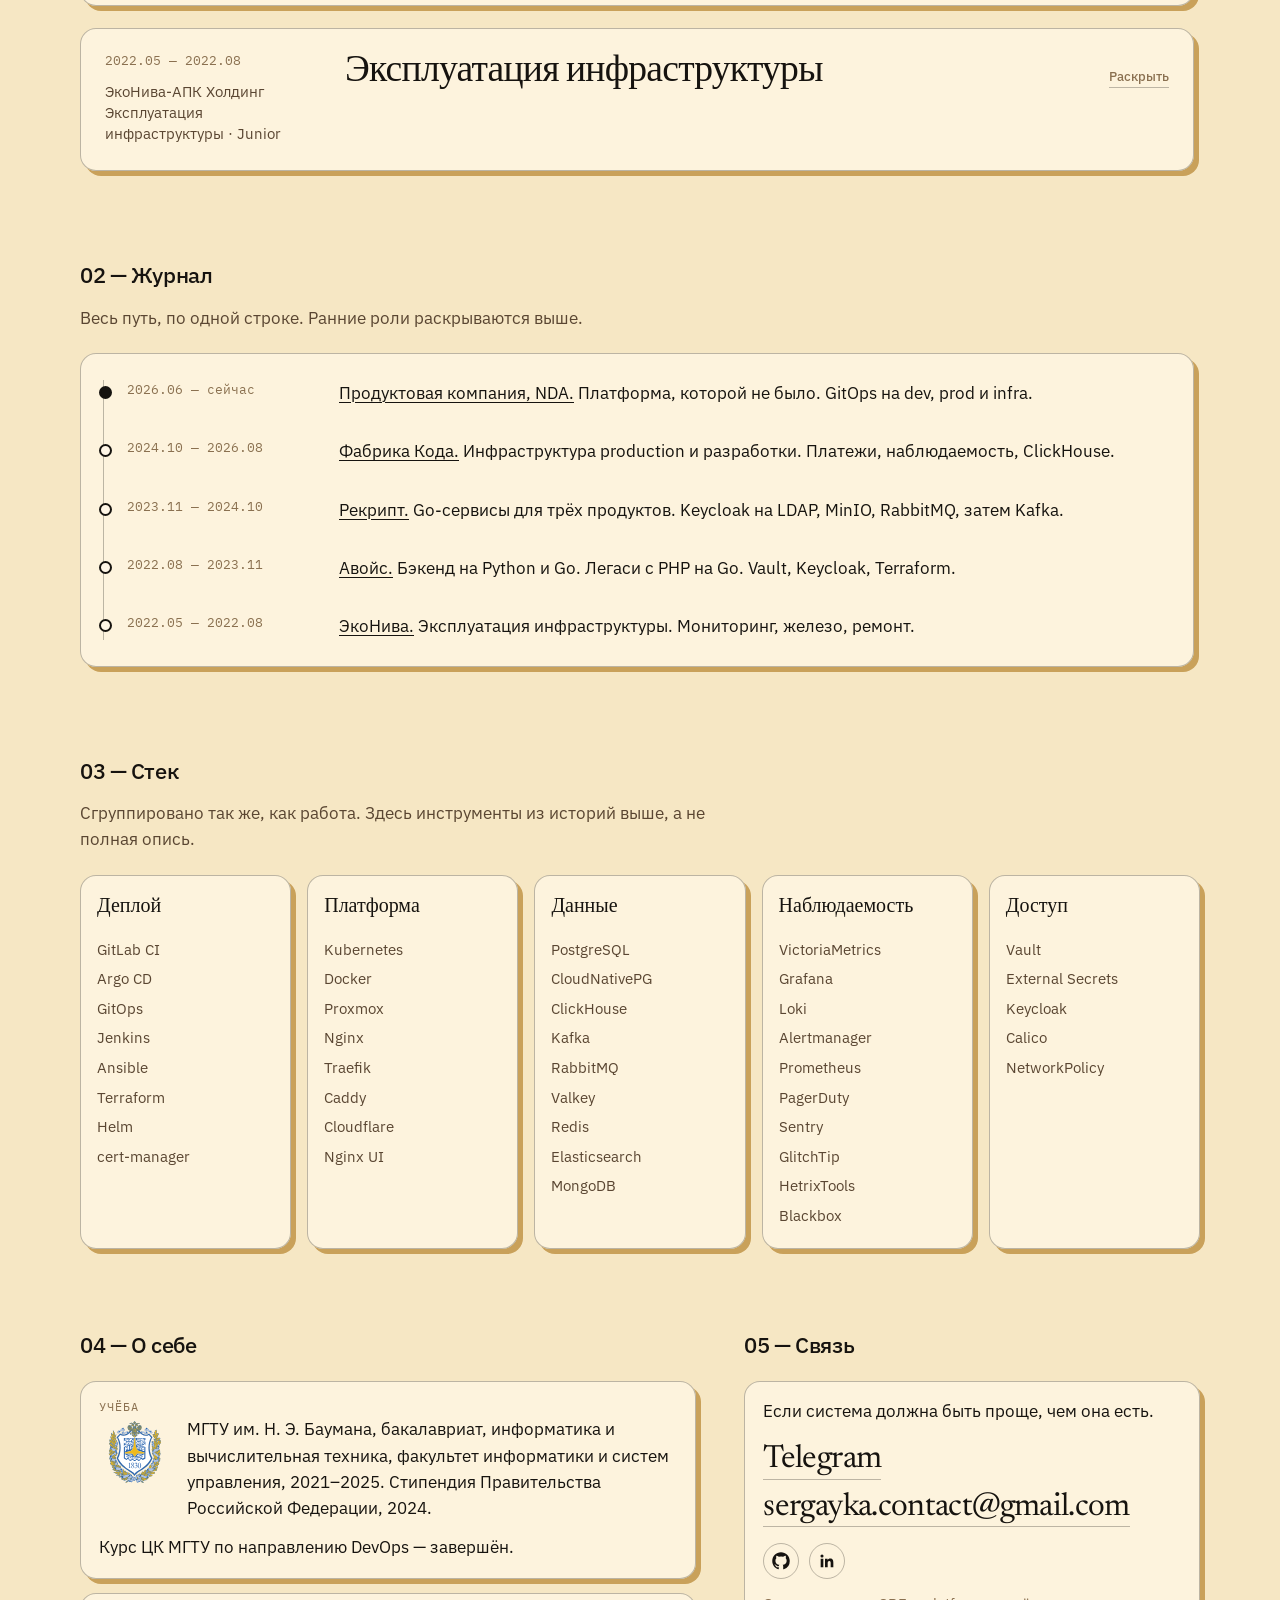
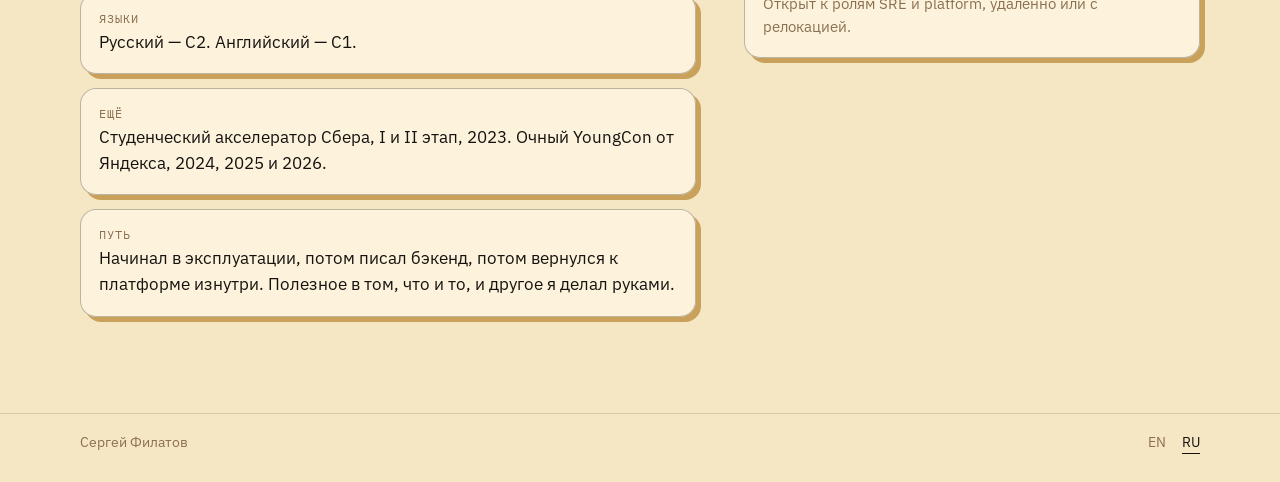
<file: ru/index.html>
<!DOCTYPE html>
<html lang="ru">
<head>
  <meta charset="utf-8">
  <meta name="viewport" content="width=device-width, initial-scale=1">
  <title>Сергей Филатов — SRE / Platform Engineer</title>
  <meta name="description" content="Сергей Филатов собирает платформу там, где её не было. Доставка, наблюдаемость и доступ устроены одинаково на dev, prod и infra.">
  <meta name="theme-color" content="#f6e7c4">
  <meta name="author" content="Сергей Филатов">
  <link rel="alternate" hreflang="ru" href="./">
  <link rel="alternate" hreflang="en" href="../">
  <link rel="alternate" hreflang="x-default" href="../">
  <meta property="og:title" content="Сергей Филатов — SRE / Platform Engineer">
  <meta property="og:description" content="Собираю платформу там, где её не было. Доставка, наблюдаемость и доступ устроены одинаково на dev, prod и infra.">
  <meta property="og:type" content="profile">
  <meta property="og:locale" content="ru_RU">
  <meta property="og:locale:alternate" content="en_US">
  <link rel="icon" href="../favicon.svg" type="image/svg+xml">
  <link rel="preconnect" href="https://fonts.googleapis.com">
  <link rel="preconnect" href="https://fonts.gstatic.com" crossorigin>
  <link href="https://fonts.googleapis.com/css2?family=IBM+Plex+Mono:wght@400;500&family=IBM+Plex+Sans:wght@400;500&family=Newsreader:opsz,wght@6..72,400;6..72,500&display=swap" rel="stylesheet">
  <link rel="stylesheet" href="../css/site.css?v=9">
  <script type="application/ld+json">
  {
    "@context": "https://schema.org",
    "@type": "Person",
    "name": "Сергей Филатов",
    "alternateName": "Sergei Filatov",
    "jobTitle": "SRE / Platform Engineer",
    "email": "mailto:sergayka.contact@gmail.com",
    "homeLocation": "Таиланд",
    "birthDate": "2004-11-01",
    "knowsLanguage": ["ru", "en"],
    "sameAs": [
      "https://t.me/Sergayka",
      "https://github.com/Sergayka",
      "https://www.linkedin.com/in/sergei-filatov-12a789446/"
    ],
    "alumniOf": {
      "@type": "CollegeOrUniversity",
      "name": "МГТУ им. Н. Э. Баумана"
    }
  }
  </script>
</head>
<body>
  <a class="skip" href="#content">К содержанию</a>

  <main id="content">
    <div class="wrap">
      <section class="hero">
        <figure class="portrait">
          <img src="../img/portrait.jpg" alt="Сергей Филатов" width="910" height="1024">
        </figure>
        <div class="intro">
          <nav class="locales" aria-label="Язык">
            <a href="../" hreflang="en" lang="en">EN</a>
            <a href="./" hreflang="ru" lang="ru" aria-current="page">RU</a>
          </nav>
          <p class="role">SRE / Platform Engineer</p>
          <h1>Сергей Филатов</h1>
          <p class="born">1 ноября 2004</p>
          <p class="sentence">Собираю платформу там, где её не было.</p>
          <p class="dek">Доставка, наблюдаемость и доступ устроены одинаково на dev, prod и infra. Удалённо из Таиланда, открыт к релокации.</p>
          <p class="hero-links">
            <a href="https://t.me/Sergayka" rel="me">Telegram</a>
            <a href="mailto:sergayka.contact@gmail.com" rel="me">sergayka.contact@gmail.com</a>
            <a class="icon-link" href="https://github.com/Sergayka" rel="me" aria-label="GitHub">
              <svg viewBox="0 0 24 24" width="20" height="20" aria-hidden="true"><path fill="currentColor" d="M12 1.5C6.2 1.5 1.5 6.2 1.5 12c0 4.64 3.01 8.57 7.18 9.96.53.1.72-.23.72-.51 0-.25-.01-1.08-.02-1.96-2.92.63-3.54-1.24-3.54-1.24-.48-1.21-1.17-1.53-1.17-1.53-.96-.65.07-.64.07-.64 1.06.07 1.62 1.09 1.62 1.09.94 1.61 2.47 1.15 3.07.88.1-.68.37-1.15.67-1.41-2.33-.27-4.78-1.17-4.78-5.19 0-1.15.41-2.09 1.08-2.82-.11-.27-.47-1.34.1-2.79 0 0 .89-.28 2.9 1.08a10.1 10.1 0 0 1 5.28 0c2.01-1.36 2.9-1.08 2.9-1.08.57 1.45.21 2.52.1 2.79.67.73 1.08 1.67 1.08 2.82 0 4.03-2.46 4.92-4.8 5.18.38.33.71.97.71 1.96 0 1.41-.01 2.55-.01 2.9 0 .28.19.61.73.5A10.52 10.52 0 0 0 22.5 12C22.5 6.2 17.8 1.5 12 1.5Z"/></svg>
            </a>
            <a class="icon-link" href="https://www.linkedin.com/in/sergei-filatov-12a789446/" rel="me" aria-label="LinkedIn">
              <svg viewBox="0 0 24 24" width="18" height="18" aria-hidden="true"><path fill="currentColor" d="M20.45 20.45h-3.55v-5.57c0-1.33-.03-3.04-1.85-3.04-1.85 0-2.14 1.45-2.14 2.94v5.67H9.35V9h3.41v1.56h.05c.48-.9 1.64-1.85 3.37-1.85 3.6 0 4.27 2.37 4.27 5.46v6.28zM5.34 7.43a2.06 2.06 0 1 1 0-4.13 2.06 2.06 0 0 1 0 4.13zM7.12 20.45H3.56V9h3.56v11.45z"/></svg>
            </a>
          </p>
        </div>
      </section>
    </div>

    <section class="band">
      <div class="wrap">
        <dl class="signals">
          <div>
            <dt>~3 мин</dt>
            <dd>от мержа до рабочей версии. Раньше это занимало 20–30 минут руками.</dd>
          </div>
          <div>
            <dt>~99.9%</dt>
            <dd>доступность публичного контура. Продуктовые алерты отделены от шума инфраструктуры.</dd>
          </div>
          <div>
            <dt>~99%</dt>
            <dd>типов инцидентов, которые у нас случаются, закрыты алертом.</dd>
          </div>
          <div>
            <dt>~3 мин</dt>
            <dd>пока ясно, что проблема у пользователя: 3 провала, 2 площадки, снаружи кластера.</dd>
          </div>
        </dl>

        <section class="path" data-rail aria-labelledby="path-label">
        <p class="path-label" id="path-label">На живом инциденте сначала путь запроса, и только потом перезапуск.</p>
        <div class="path-run">
        <svg class="net" aria-hidden="true"><path class="idle"></path><path class="live"></path></svg>
        <span class="packet" aria-hidden="true"></span>
        <div class="hops">
          <button type="button" data-hop="Имя не резолвится или резолвится не туда.">DNS</button>
          <button type="button" data-hop="Кэш устарел, или файла на узле CDN не было.">CDN</button>
          <button type="button" data-hop="Сертификат, протокол или рукопожатие.">TLS</button>
          <button type="button" data-hop="5xx на входе, ещё до сервиса.">proxy</button>
          <button type="button" data-hop="Сам процесс.">service</button>
          <button type="button" data-hop="Запрос, диск или очередь.">data</button>
        </div>
        </div>
        <p class="path-note" data-note data-default="Сначала путь: DNS, CDN, TLS, proxy, service, data. Симптом почти всегда принадлежит одному звену.">Сначала путь: DNS, CDN, TLS, proxy, service, data. Симптом почти всегда принадлежит одному звену.</p>
        </section>
      </div>
    </section>

    <div class="wrap">
      <section class="section" id="work" aria-labelledby="work-title">
        <h2 id="work-title">01 — Работа</h2>

        <article class="case" id="platform">
          <div class="case-meta">
            <p class="case-index">2026.06 — сейчас</p>
            <p class="company">Продуктовая компания · NDA<br>SRE / Platform Engineer · Senior</p>
          </div>
          <div class="prose">
            <h3>Платформа для dev, prod и infra</h3>
            <p>Пришёл, когда у продукта не было своей платформы: чужие кластеры, ручной деплой, о падениях узнавали от пользователей. За 4 месяца собрал dev, prod и infra по одному шаблону, параллельно с продуктовыми задачами. Доставка, наблюдаемость и безопасность на всех контурах устроены одинаково.</p>
            <p class="bucket">Ops</p>
            <ul class="outcomes">
              <li><strong>GitOps сразу для dev, prod и infra.</strong> GitLab CI, свой registry, Argo CD. Кластер сам приходит к описанному состоянию, откат — возврат коммита. От мержа до рабочей версии около 3 минут, раньше это занимало 20–30 минут руками.</li>
              <li><strong>Базы и очереди отдал операторам,</strong> вместо ручных контейнеров. PostgreSQL через CloudNativePG, RabbitMQ, Valkey. Бэкап и подъём базы не завязаны на одного человека.</li>
            </ul>
            <p class="bucket">Observability</p>
            <ul class="outcomes">
              <li><strong>Один стандарт на кластеры и на все внешние ноды.</strong> Четыре сигнала: скорость ответа, ошибки, нагрузка, заполненность, и проверка «сервис жив снаружи». VictoriaMetrics, Grafana, Alertmanager, Loki. Алерты закрывают около 99% типов инцидентов, которые у нас случаются.</li>
              <li><strong>Продуктовые алерты отдельно от общей инфры,</strong> дежурство не тонет в чужом шуме. На этом публичный контур держится около 99.9%.</li>
              <li><strong>HetrixTools рядом с внутренним мониторингом.</strong> Ловит то, чего не видно из кластера: DNS, сертификат, прокси, 5xx на входе. Алерт после 3 провалов с 2 площадок, примерно за 3 минуты понятно, что у пользователя проблема.</li>
              <li><strong>Критичные алерты в PagerDuty, не только в Slack.</strong> Прод будит дежурного, push или SMS. Dev заведён отдельным сервисом с низкой срочностью и ночью никого не поднимает. Инцидент не зависит от того, открыт ли чат.</li>
            </ul>
            <p class="bucket">Sec</p>
            <ul class="outcomes">
              <li><strong>Секреты только в Vault,</strong> в кластер через External Secrets. В git и в образах их нет. Сеть по умолчанию закрыта, наружу открыто только нужное, админки по списку адресов, служебные порты с интернета не торчат. Правило лежит в git, после рестарта доступ не разъезжается.</li>
            </ul>
            <p class="bucket">Аналитика</p>
            <ul class="outcomes">
              <li><strong>Superset под финансовые дашборды.</strong> До этого цифры по деньгам собирали выгрузками из базы. Поднял его на той же базе, у аналитики доступ только на чтение, боевые запросы не тормозят продукт. Шесть витрин: оборот, успешность платежей по провайдерам и способам оплаты, новые и повторные оплаты, активные, новые и ушедшие пользователи.</li>
            </ul>
            <p class="bucket">Сети</p>
            <p>За проект набрал плотный опыт по сетям на живом трафике. Разбирал путь запроса целиком: DNS, CDN, TLS, reverse proxy, балансировка, firewall и то, как пакет идёт между регионами. По симптомам отделял поломку DNS, сертификата, кэша CDN и недоступность на стыке от падения самого сервиса. Сетевой инцидент закрывал после выяснения причин, а не наугад после перезапуска всего.</p>
          </div>
        </article>

        <article class="case" id="fabrika">
          <div class="case-meta">
            <p class="case-index">2024.10 — 2026.08</p>
            <p class="company">Фабрика Кода · Таганрог<br>SRE / Golang · Middle</p>
          </div>
          <div class="prose">
            <h3>Инфраструктура production и разработки</h3>
            <p>Пришёл на этапе активного роста, когда монолит начал быстро расширяться. Усилил разработку и развернул прод и dev компании с нуля.</p>
            <ul class="outcomes">
              <li><strong>Платежи:</strong> Т-Банк, Octo, Payze и Альфа, включая вебхуки и безопасное проведение и возврат.</li>
              <li><strong>Кэш на Redis.</strong> Нагрузка на основную базу ниже, критичные API-ручки быстрее примерно на 40%.</li>
              <li><strong>SQL и индексы в PostgreSQL.</strong> Узкие места в данных заказов и пользователей.</li>
              <li><strong>Мониторинг и логи</strong> на Prometheus, Grafana и ELK. Uptime около 99.9%.</li>
              <li><strong>ClickHouse для логов.</strong> Самые загруженные сущности ушли с PostgreSQL, места вернулось около 60%.</li>
              <li><strong>Идемпотентность на Redis</strong> для критичных операций: платежи, аутентификация, создание заказов.</li>
              <li><strong>Swagger и OpenAPI.</strong> До этого был только Postman, и описание не всегда было актуальным.</li>
              <li><strong>gRPC,</strong> точечно, только там, где он очевиднее и уместнее.</li>
              <li><strong>Физический сервер в Selectel</strong> и Proxmox: виртуальные машины и распределение ресурсов.</li>
              <li><strong>OpenVPN:</strong> приватная сеть, доступ к инфраструктуре изолирован.</li>
              <li><strong>Прод для 5+ высоконагруженных проектов,</strong> dev, stage и prod на отдельных виртуальных машинах.</li>
              <li><strong>Единый вход</strong> через обратный прокси на Nginx, плюс Nginx UI.</li>
              <li><strong>Стек мониторинга:</strong> Prometheus, VictoriaMetrics, Grafana, Alertmanager, Loki. Метрики с cAdvisor и Node Exporter со всех виртуальных машин, сбор через Ansible.</li>
              <li><strong>Loki и access-логи Nginx.</strong> 500-е и проблемы пользователей видно в момент, когда они случаются.</li>
              <li><strong>GlitchTip и Sentry,</strong> старые и новые проекты разделены.</li>
              <li><strong>Алерты в Telegram</strong> с разрезом по проектам и окружениям. API недоступен, упал фронт и остальное из этого ряда. Uptime вырос вместе со скоростью реакции.</li>
              <li><strong>ClickHouse на 6–12 месяцев логов.</strong> Нагрузка ушла с PostgreSQL, диска освободилось около 50–60%, на этих данных собрали дашборды для бизнеса. По ним предложили изменения, после которых средний чек вырос с 1&nbsp;200 до 1&nbsp;900 рублей (+58%).</li>
              <li><strong>Vault</strong> для секретов всех проектов.</li>
              <li><strong>Jenkins, вебхуки Bitbucket и Vault.</strong> Деплой сервисов ушёл в CI.</li>
              <li><strong>Ansible</strong> для конфигурации виртуальных машин.</li>
            </ul>
            <ul class="results">
              <li><b>~40%</b><span>быстрее критичные ручки</span></li>
              <li><b>1&nbsp;200 → 1&nbsp;900 ₽</b><span>средний чек, +58%</span></li>
              <li><b>~50–60%</b><span>места снято с PostgreSQL</span></li>
            </ul>
          </div>
        </article>

        <article class="case" id="rekript">
          <div class="case-meta">
            <p class="case-index">2023.11 — 2024.10</p>
            <p class="company">Рекрипт<br>Golang · Middle</p>
          </div>
          <details class="fold">
            <summary><h3>Бэкенд трёх продуктов на Go</h3></summary>
            <div class="prose">
              <p>Разработка и инфраструктура компании. Полный цикл бэкенда для трёх микросервисных проектов сразу.</p>
              <ul class="outcomes">
                <li><strong>REST API с нуля</strong> на Gin. Сами сервисы на net/http.</li>
                <li><strong>Две базы:</strong> MongoDB и PostgreSQL, через миграции, включая автомиграции GORM.</li>
                <li><strong>Keycloak на LDAP</strong> для аутентификации и авторизации. Это было нужно партнёрам и филиалам.</li>
                <li><strong>Docker, затем Kubernetes.</strong> Сервисы собраны в контейнеры и развёрнуты в кластер.</li>
                <li><strong>MinIO</strong> для данных и бинарных файлов, S3-совместимое хранилище.</li>
                <li><strong>Брокер между сервисами,</strong> включая CAPE и MinIO. Сначала RabbitMQ. С ростом продукта шину перевели на Kafka.</li>
              </ul>
            </div>
          </details>
        </article>

        <article class="case" id="avoice">
          <div class="case-meta">
            <p class="case-index">2022.08 — 2023.11</p>
            <p class="company">Авойс<br>Бэкенд, Python и Go · Middle</p>
          </div>
          <details class="fold">
            <summary><h3>Перенос легаси с PHP на Go</h3></summary>
            <div class="prose">
              <p>Django и Django ORM, FastAPI и SQLAlchemy. Проектировал и оптимизировал, как проекты ходят в данные.</p>
              <ul class="outcomes">
                <li><strong>Легаси с PHP на Go.</strong></li>
                <li><strong>С Redis на Valkey</strong> для кэша и очередей, где важна задержка. Прирост около 15%.</li>
                <li><strong>Vault</strong> для секретов, в одном месте.</li>
                <li><strong>Keycloak</strong> как единый вход во внутренние сервисы: ELK, GitLab, Vault.</li>
                <li><strong>Grafana и Prometheus</strong> для логов прода и дева.</li>
                <li><strong>Схема в Terraform:</strong> изолированные сети, балансировщик, горячий резерв.</li>
              </ul>
            </div>
          </details>
        </article>

        <article class="case" id="ekoniva">
          <div class="case-meta">
            <p class="case-index">2022.05 — 2022.08</p>
            <p class="company">ЭкоНива-АПК Холдинг<br>Эксплуатация инфраструктуры · Junior</p>
          </div>
          <details class="fold">
            <summary><h3>Эксплуатация инфраструктуры</h3></summary>
            <div class="prose">
              <p>Четыре месяца в эксплуатации, до бэкенда.</p>
              <ul class="outcomes">
                <li><strong>Мониторинг</strong> и разбор состояния инфраструктуры.</li>
                <li><strong>Обслуживание оборудования.</strong></li>
                <li><strong>Неисправности:</strong> найти и вернуть оборудование в работу.</li>
                <li><strong>Проекты модернизации.</strong></li>
              </ul>
            </div>
          </details>
        </article>
      </section>

      <section class="section" id="record" aria-labelledby="record-title">
        <h2 id="record-title">02 — Журнал</h2>
        <p class="lead">Весь путь, по одной строке. Ранние роли раскрываются выше.</p>
        <ol class="log">
          <li class="now">
            <time datetime="2026-06">2026.06 — сейчас</time>
            <p><a href="#platform">Продуктовая компания, NDA.</a> Платформа, которой не было. GitOps на dev, prod и infra.</p>
          </li>
          <li>
            <time datetime="2024-10">2024.10 — 2026.08</time>
            <p><a href="#fabrika">Фабрика Кода.</a> Инфраструктура production и разработки. Платежи, наблюдаемость, ClickHouse.</p>
          </li>
          <li>
            <time datetime="2023-11">2023.11 — 2024.10</time>
            <p><a href="#rekript">Рекрипт.</a> Go-сервисы для трёх продуктов. Keycloak на LDAP, MinIO, RabbitMQ, затем Kafka.</p>
          </li>
          <li>
            <time datetime="2022-08">2022.08 — 2023.11</time>
            <p><a href="#avoice">Авойс.</a> Бэкенд на Python и Go. Легаси с PHP на Go. Vault, Keycloak, Terraform.</p>
          </li>
          <li>
            <time datetime="2022-05">2022.05 — 2022.08</time>
            <p><a href="#ekoniva">ЭкоНива.</a> Эксплуатация инфраструктуры. Мониторинг, железо, ремонт.</p>
          </li>
        </ol>
      </section>

      <section class="section" id="stack" aria-labelledby="stack-title">
        <h2 id="stack-title">03 — Стек</h2>
        <p class="lead">Сгруппировано так же, как работа. Здесь инструменты из историй выше, а не полная опись.</p>
        <div class="planes">
          <div>
            <h3>Деплой</h3>
            <ul>
              <li>GitLab CI</li>
              <li>Argo CD</li>
              <li>GitOps</li>
              <li>Jenkins</li>
              <li>Ansible</li>
              <li>Terraform</li>
              <li>Helm</li>
              <li>cert-manager</li>
            </ul>
          </div>
          <div>
            <h3>Платформа</h3>
            <ul>
              <li>Kubernetes</li>
              <li>Docker</li>
              <li>Proxmox</li>
              <li>Nginx</li>
              <li>Traefik</li>
              <li>Caddy</li>
              <li>Cloudflare</li>
              <li>Nginx UI</li>
            </ul>
          </div>
          <div>
            <h3>Данные</h3>
            <ul>
              <li>PostgreSQL</li>
              <li>CloudNativePG</li>
              <li>ClickHouse</li>
              <li>Kafka</li>
              <li>RabbitMQ</li>
              <li>Valkey</li>
              <li>Redis</li>
              <li>Elasticsearch</li>
              <li>MongoDB</li>
            </ul>
          </div>
          <div>
            <h3>Наблюдаемость</h3>
            <ul>
              <li>VictoriaMetrics</li>
              <li>Grafana</li>
              <li>Loki</li>
              <li>Alertmanager</li>
              <li>Prometheus</li>
              <li>PagerDuty</li>
              <li>Sentry</li>
              <li>GlitchTip</li>
              <li>HetrixTools</li>
              <li>Blackbox</li>
            </ul>
          </div>
          <div>
            <h3>Доступ</h3>
            <ul>
              <li>Vault</li>
              <li>External Secrets</li>
              <li>Keycloak</li>
              <li>Calico</li>
              <li>NetworkPolicy</li>
            </ul>
          </div>
        </div>
      </section>

      <section class="section split" id="about">
        <div class="about">
          <h2>04 — О себе</h2>
          <div class="facts">
            <article class="fact">
              <p class="fact-kicker">Учёба</p>
              <div class="school">
                <img src="../img/bmstu.svg" alt="" width="72" height="72">
                <p>МГТУ им. Н. Э. Баумана, бакалавриат, информатика и вычислительная техника, факультет информатики и систем управления, 2021–2025. Стипендия Правительства Российской Федерации, 2024.</p>
              </div>
              <p class="fact-more">Курс ЦК МГТУ по направлению DevOps — завершён.</p>
            </article>
            <article class="fact">
              <p class="fact-kicker">Языки</p>
              <p>Русский — C2. Английский — C1.</p>
            </article>
            <article class="fact">
              <p class="fact-kicker">Ещё</p>
              <p>Студенческий акселератор Сбера, I и II этап, 2023. Очный YoungCon от Яндекса, 2024, 2025 и 2026.</p>
            </article>
            <article class="fact">
              <p class="fact-kicker">Путь</p>
              <p>Начинал в эксплуатации, потом писал бэкенд, потом вернулся к платформе изнутри. Полезное в том, что и то, и другое я делал руками.</p>
            </article>
          </div>
        </div>
        <div class="contact" id="contact">
          <h2>05 — Связь</h2>
          <div class="fact">
            <p>Если система должна быть проще, чем она есть.</p>
            <p class="contact-links">
              <a href="https://t.me/Sergayka" rel="me">Telegram</a>
              <a href="mailto:sergayka.contact@gmail.com" rel="me">sergayka.contact@gmail.com</a>
            </p>
            <p class="icon-row">
              <a class="icon-link" href="https://github.com/Sergayka" rel="me" aria-label="GitHub">
                <svg viewBox="0 0 24 24" width="20" height="20" aria-hidden="true"><path fill="currentColor" d="M12 1.5C6.2 1.5 1.5 6.2 1.5 12c0 4.64 3.01 8.57 7.18 9.96.53.1.72-.23.72-.51 0-.25-.01-1.08-.02-1.96-2.92.63-3.54-1.24-3.54-1.24-.48-1.21-1.17-1.53-1.17-1.53-.96-.65.07-.64.07-.64 1.06.07 1.62 1.09 1.62 1.09.94 1.61 2.47 1.15 3.07.88.1-.68.37-1.15.67-1.41-2.33-.27-4.78-1.17-4.78-5.19 0-1.15.41-2.09 1.08-2.82-.11-.27-.47-1.34.1-2.79 0 0 .89-.28 2.9 1.08a10.1 10.1 0 0 1 5.28 0c2.01-1.36 2.9-1.08 2.9-1.08.57 1.45.21 2.52.1 2.79.67.73 1.08 1.67 1.08 2.82 0 4.03-2.46 4.92-4.8 5.18.38.33.71.97.71 1.96 0 1.41-.01 2.55-.01 2.9 0 .28.19.61.73.5A10.52 10.52 0 0 0 22.5 12C22.5 6.2 17.8 1.5 12 1.5Z"/></svg>
              </a>
              <a class="icon-link" href="https://www.linkedin.com/in/sergei-filatov-12a789446/" rel="me" aria-label="LinkedIn">
                <svg viewBox="0 0 24 24" width="18" height="18" aria-hidden="true"><path fill="currentColor" d="M20.45 20.45h-3.55v-5.57c0-1.33-.03-3.04-1.85-3.04-1.85 0-2.14 1.45-2.14 2.94v5.67H9.35V9h3.41v1.56h.05c.48-.9 1.64-1.85 3.37-1.85 3.6 0 4.27 2.37 4.27 5.46v6.28zM5.34 7.43a2.06 2.06 0 1 1 0-4.13 2.06 2.06 0 0 1 0 4.13zM7.12 20.45H3.56V9h3.56v11.45z"/></svg>
              </a>
            </p>
            <p class="quiet">Открыт к ролям SRE и platform, удалённо или с релокацией.</p>
          </div>
        </div>
      </section>
    </div>
  </main>

  <footer class="foot">
    <div class="wrap foot-inner">
      <span>Сергей Филатов</span>
      <nav class="locales" aria-label="Язык">
        <a href="../" hreflang="en" lang="en">EN</a>
        <a href="./" hreflang="ru" lang="ru" aria-current="page">RU</a>
      </nav>
    </div>
  </footer>
  <script src="../js/site.js?v=9"></script>
</body>
</html>
</file>
<file: css/site.css>
:root {
  --bg: #f6e7c4;
  --band: #edd6a2;
  --ink: #16130f;
  --secondary: #5a4632;
  --tertiary: #8a7050;
  --line: rgba(22, 19, 15, 0.14);
  --line-strong: rgba(22, 19, 15, 0.28);
  --accent: #16130f;
  --accent-soft: #f3d48a;
  --shadow: #c9a15a;
  --serif: "Newsreader", "Iowan Old Style", Palatino, Georgia, serif;
  --sans: "IBM Plex Sans", "Segoe UI", sans-serif;
  --mono: "IBM Plex Mono", ui-monospace, "SF Mono", Menlo, monospace;
  --pad: clamp(20px, 4vw, 48px);
  --measure: 64ch;
  color-scheme: light;
}

* { box-sizing: border-box; }

html { scroll-behavior: smooth; }

body {
  margin: 0;
  background: var(--bg);
  color: var(--ink);
  font-family: var(--sans);
  font-size: 17px;
  line-height: 1.55;
  text-rendering: optimizeLegibility;
  -webkit-font-smoothing: antialiased;
}

::selection {
  background: #e7c56e;
  color: var(--ink);
}

img { max-width: 100%; }

a {
  color: inherit;
  text-decoration-thickness: 1px;
  text-underline-offset: 0.18em;
}

:focus-visible {
  outline: 2px solid var(--accent);
  outline-offset: 3px;
}

.skip {
  position: absolute;
  width: 1px;
  height: 1px;
  padding: 0;
  margin: -1px;
  overflow: hidden;
  clip: rect(0, 0, 0, 0);
  white-space: nowrap;
  border: 0;
}

.skip:focus,
.skip:focus-visible {
  position: fixed;
  top: 12px;
  left: 16px;
  z-index: 5;
  width: auto;
  height: auto;
  margin: 0;
  padding: 8px 12px;
  overflow: visible;
  clip: auto;
  background: var(--ink);
  color: var(--bg);
  text-decoration: none;
}

.wrap {
  width: min(1120px, calc(100% - 2 * var(--pad)));
  margin-inline: auto;
}

.hero {
  display: grid;
  grid-template-columns: minmax(280px, 460px) minmax(0, 1fr);
  gap: 40px 72px;
  align-items: center;
  padding: 36px 0 72px;
}

.portrait {
  margin: 0 16px 16px 0;
  position: relative;
}

.portrait::before {
  content: "";
  position: absolute;
  z-index: 0;
  inset: 14px -14px -14px 14px;
  background: var(--shadow);
  border-radius: 20px;
}

.portrait img {
  position: relative;
  z-index: 1;
  display: block;
  width: 100%;
  height: auto;
  border-radius: 18px;
}

.locales {
  display: flex;
  gap: 16px;
  font-size: 14px;
}

.locales a {
  color: var(--tertiary);
  text-decoration: none;
}

.locales a[aria-current="page"] {
  color: var(--accent);
  border-bottom: 1px solid var(--accent);
}

.role {
  margin: 22px 0 0;
  color: var(--accent);
  font-size: 14px;
  font-weight: 500;
}

h1 {
  margin: 6px 0 0;
  font-family: var(--serif);
  font-weight: 500;
  font-size: clamp(3.1rem, 6vw, 5.2rem);
  line-height: 0.96;
  letter-spacing: -0.03em;
  text-wrap: balance;
}

.born {
  margin: 12px 0 0;
  color: var(--tertiary);
  font-family: var(--mono);
  font-size: 0.82rem;
  letter-spacing: 0.04em;
}

.born + .sentence { margin-top: 18px; }

.sentence {
  max-width: 16em;
  margin: 22px 0 0;
  font-family: var(--serif);
  font-size: clamp(1.45rem, 2.2vw, 1.9rem);
  line-height: 1.22;
  letter-spacing: -0.02em;
  text-wrap: balance;
}

.dek {
  max-width: 38rem;
  margin: 16px 0 0;
  color: var(--secondary);
  font-size: 1.05rem;
  text-wrap: pretty;
}

.hero-links {
  display: flex;
  flex-wrap: wrap;
  align-items: center;
  gap: 10px 22px;
  margin: 28px 0 0;
}

.hero-links a {
  color: var(--accent);
  text-decoration: none;
  border-bottom: 1px solid var(--line-strong);
}

.hero-links a:hover { border-bottom-color: var(--accent); }

a.icon-link {
  display: inline-flex;
  align-items: center;
  justify-content: center;
  width: 36px;
  height: 36px;
  border: 1px solid var(--line-strong);
  border-radius: 50%;
  color: var(--ink);
  text-decoration: none;
}

a.icon-link:hover {
  background: var(--ink);
  border-color: var(--ink);
  color: var(--bg);
}

.icon-row {
  display: flex;
  gap: 10px;
}

.band {
  background: var(--band);
  padding: 52px 0 44px;
}

.signals {
  display: grid;
  grid-template-columns: repeat(4, minmax(0, 1fr));
  gap: 18px;
  margin: 0;
}

.signals > div,
.path,
.case,
.planes > div,
.log,
.fact {
  background: rgba(255, 248, 230, 0.72);
  border: 1px solid var(--line-strong);
  border-radius: 16px;
  box-shadow: 5px 5px 0 var(--shadow);
}

.signals > div { padding: 16px 16px 18px; }

.signals dt {
  font-family: var(--serif);
  font-size: clamp(1.8rem, 3vw, 2.4rem);
  font-weight: 450;
  letter-spacing: -0.03em;
  line-height: 1;
}

.signals dd {
  margin: 10px 0 0;
  color: var(--secondary);
  font-size: 0.95rem;
  line-height: 1.45;
}

.path {
  margin-top: 28px;
  padding: 18px 18px 16px;
}

.path-label {
  margin: 0 0 16px;
  max-width: 40rem;
  color: var(--secondary);
}

.path-run { position: relative; }

.net {
  position: absolute;
  left: 0;
  top: 0;
  overflow: visible;
  pointer-events: none;
}

.net .idle,
.net .live {
  fill: none;
  stroke-linecap: round;
  stroke-linejoin: round;
}

.net .idle { stroke: var(--line-strong); stroke-width: 1.5; }
.net .live { stroke: var(--ink); stroke-width: 2; }

.net .joint {
  fill: var(--shadow);
  stroke: var(--ink);
  stroke-width: 1.5;
}

.net .joint:nth-child(2) { fill: #fff6e6; }

.packet {
  position: absolute;
  z-index: 2;
  width: 8px;
  height: 8px;
  margin: -4px 0 0 -4px;
  border: 2px solid var(--ink);
  border-radius: 50%;
  background: var(--accent-soft);
  pointer-events: none;
}

.hops {
  position: relative;
  z-index: 1;
  display: grid;
  grid-template-columns: repeat(6, minmax(0, 1fr));
  gap: 8px;
}

.hops button {
  appearance: none;
  position: relative;
  display: flex;
  align-items: flex-end;
  justify-content: center;
  min-height: 156px;
  padding: 126px 4px 4px;
  background: transparent;
  color: var(--ink);
  border: 0;
  border-radius: 0;
  font-family: var(--sans);
  font-size: 14px;
  font-weight: 500;
  text-align: center;
  cursor: pointer;
}

.hops button::before {
  content: "";
  position: absolute;
  left: 50%;
  width: 16px;
  height: 16px;
  margin-left: -8px;
  border: 2px solid var(--ink);
  border-radius: 50%;
  background: #fff6e6;
  top: var(--lift, 24px);
}

.hops button.is-done::before,
.hops button.is-on::before { background: var(--ink); }

.hops button.is-on::before,
.hops button:hover::before,
.hops button[aria-pressed="true"]::before {
  box-shadow: 0 0 0 5px var(--accent-soft);
}

.path-note {
  min-height: 1.5em;
  margin: 14px 0 0;
  color: var(--ink);
}

.section { padding: 80px 0 0; }

.section h2 {
  margin: 0;
  color: var(--accent);
  font-family: var(--sans);
  font-size: 1.35rem;
  font-weight: 500;
  letter-spacing: -0.02em;
}

.lead {
  max-width: var(--measure);
  margin: 12px 0 0;
  color: var(--secondary);
  text-wrap: pretty;
}

.case {
  display: grid;
  grid-template-columns: 200px minmax(0, 1fr);
  gap: 28px 40px;
  padding: 22px 24px 26px;
  margin: 22px 6px 8px 0;
  scroll-margin-top: 24px;
}

.case-meta {
  position: sticky;
  top: 24px;
  align-self: start;
}

.case-index,
.case-meta p {
  margin: 0;
  color: var(--tertiary);
  font-family: var(--mono);
  font-size: 13px;
}

.case-meta .company {
  margin-top: 10px;
  color: var(--secondary);
  font-family: var(--sans);
  font-size: 15px;
  line-height: 1.4;
}

.case h3 {
  margin: 0;
  font-family: var(--serif);
  font-weight: 450;
  font-size: clamp(1.8rem, 3vw, 2.35rem);
  letter-spacing: -0.02em;
  line-height: 1.12;
  text-wrap: balance;
}

.fold summary {
  display: flex;
  align-items: baseline;
  justify-content: space-between;
  gap: 16px 24px;
  cursor: pointer;
  list-style: none;
}

.fold summary::-webkit-details-marker { display: none; }
.fold summary::marker { content: ""; }

.fold summary h3 {
  flex: 1;
  min-width: 0;
}

.fold summary::after {
  content: "Show";
  flex: none;
  font-family: var(--sans);
  font-size: 13px;
  font-weight: 500;
  letter-spacing: 0;
  color: var(--tertiary);
  border-bottom: 1px solid var(--line-strong);
}

.fold[open] summary::after { content: "Hide"; }

html[lang="ru"] .fold summary::after { content: "Раскрыть"; }
html[lang="ru"] .fold[open] summary::after { content: "Скрыть"; }

.fold .prose { padding-top: 4px; }

.case .prose p {
  margin: 14px 0 0;
  max-width: 68ch;
  text-wrap: pretty;
}

.bucket {
  margin: 26px 0 0;
  color: var(--tertiary);
  font-family: var(--mono);
  font-size: 12px;
  letter-spacing: 0.08em;
  text-transform: uppercase;
}

.outcomes {
  margin: 8px 0 0;
  padding: 0;
  list-style: none;
  max-width: 68ch;
}

.outcomes li {
  padding: 13px 0;
  border-top: 1px solid var(--line);
  color: var(--secondary);
  text-wrap: pretty;
}

.outcomes strong {
  color: var(--ink);
  font-weight: 500;
}

.results {
  display: grid;
  grid-template-columns: repeat(3, minmax(0, 1fr));
  gap: 18px;
  margin: 8px 0 0;
  padding: 18px 0 0;
  max-width: 720px;
  border-top: 1px solid var(--line);
  list-style: none;
}

.results b {
  display: block;
  font-family: var(--serif);
  font-weight: 450;
  font-size: 1.45rem;
  letter-spacing: -0.02em;
}

.results span {
  display: block;
  margin-top: 4px;
  color: var(--tertiary);
  font-size: 0.88rem;
}

.log {
  list-style: none;
  position: relative;
  margin: 22px 6px 8px 0;
  padding: 10px 20px 10px 46px;
}

.log::before {
  content: "";
  position: absolute;
  left: 22px;
  top: 26px;
  bottom: 26px;
  width: 1px;
  background: var(--line-strong);
}

.log li {
  position: relative;
  display: grid;
  grid-template-columns: 12rem minmax(0, 1fr);
  gap: 20px;
  padding: 16px 0;
  scroll-margin-top: 24px;
}

.log li::before {
  content: "";
  position: absolute;
  left: -28px;
  top: 22px;
  width: 9px;
  height: 9px;
  border-radius: 50%;
  background: #fff6e6;
  border: 2px solid var(--accent);
}

.log .now::before { background: var(--accent); }

.log time {
  font-family: var(--mono);
  font-size: 13px;
  color: var(--tertiary);
}

.log p { margin: 0; text-wrap: pretty; }

.log a { color: var(--accent); }

.planes {
  display: grid;
  grid-template-columns: repeat(5, minmax(0, 1fr));
  gap: 18px 16px;
  margin-top: 22px;
}

.planes > div { padding: 16px 16px 18px; }

.planes h3 {
  margin: 0;
  font-family: var(--serif);
  font-size: 1.25rem;
  font-weight: 450;
}

.planes ul {
  list-style: none;
  margin: 12px 0 0;
  padding: 0;
}

.planes li {
  padding: 3px 0;
  color: var(--secondary);
  font-size: 0.95rem;
}

.split {
  display: grid;
  grid-template-columns: 1.15fr 0.85fr;
  gap: 48px;
  align-items: start;
  padding-bottom: 24px;
}

.about p,
.contact p { margin: 14px 0 0; }

.about p { max-width: 48ch; text-wrap: pretty; }

.facts {
  display: grid;
  gap: 14px;
  margin-top: 18px;
}

.fact {
  margin: 0;
  padding: 16px 18px 18px;
}

.fact .fact-more { margin-top: 12px; }

.fact p { margin: 0; max-width: none; }

.fact-kicker {
  margin: 0 0 8px;
  color: var(--tertiary);
  font-family: var(--mono);
  font-size: 12px;
  letter-spacing: 0.08em;
  text-transform: uppercase;
}

.contact .fact { margin-top: 18px; }
.fact .contact-links,
.fact .icon-row { margin-top: 16px; }
.contact .quiet { margin-top: 14px; }

.school {
  display: flex;
  align-items: flex-start;
  gap: 16px;
}

.school img {
  width: 72px;
  height: 72px;
  flex: none;
}

.school p { margin: 0; }

.contact-links {
  display: flex;
  flex-direction: column;
  align-items: flex-start;
  gap: 8px;
  margin-top: 16px;
  font-family: var(--serif);
  font-size: clamp(1.6rem, 3vw, 2rem);
  letter-spacing: -0.02em;
  line-height: 1.2;
}

.contact-links a {
  color: var(--accent);
  text-decoration: none;
  border-bottom: 1px solid var(--line-strong);
}

.contact-links a:hover { border-bottom-color: var(--accent); }

.quiet {
  color: var(--tertiary);
  font-size: 0.92rem;
}

.foot {
  margin-top: 72px;
  border-top: 1px solid var(--line);
}

.foot-inner {
  display: flex;
  justify-content: space-between;
  gap: 16px;
  align-items: center;
  padding: 18px 0 28px;
  color: var(--tertiary);
  font-size: 14px;
}

.foot .locales a { color: var(--tertiary); }
.foot .locales a[aria-current="page"] { color: var(--accent); }

@media (prefers-reduced-motion: no-preference) {
  .portrait img,
  .intro h1,
  .intro .sentence {
    animation: rise 0.7s ease both;
  }

  .intro .sentence { animation-delay: 0.08s; }

  .packet {
    transition: left 0.45s cubic-bezier(0.22, 1, 0.36, 1), top 0.45s cubic-bezier(0.22, 1, 0.36, 1);
  }
}

@media (prefers-reduced-motion: reduce) {
  html { scroll-behavior: auto; }
}

@keyframes rise {
  from { opacity: 0; transform: translateY(10px); }
  to { opacity: 1; transform: none; }
}


@media (max-width: 980px) {
  .planes { grid-template-columns: 1fr 1fr; }
  .split { grid-template-columns: 1fr; gap: 48px; }
}

@media (max-width: 720px) {
  .path-run { overflow-x: auto; }
  .hops { min-width: 640px; }
}

@media (max-width: 800px) {
  .hero {
    grid-template-columns: 1fr;
    gap: 28px;
    padding: 20px 0 48px;
  }

  .portrait { max-width: 320px; }
  .portrait::before { inset: 12px -10px -12px 10px; }

  .signals,
  .results { grid-template-columns: 1fr 1fr; }

  .case,
  .log li { grid-template-columns: 1fr; gap: 8px; }

  .case-meta { position: static; }
  .section { padding-top: 56px; }
}

@media (max-width: 560px) {
  .planes { grid-template-columns: 1fr; }
  .foot-inner { flex-direction: column; align-items: flex-start; }
}

@media print {
  body { background: #fff; }
  .portrait::before { display: none; }
  a { text-decoration: underline; }
}
</file>
